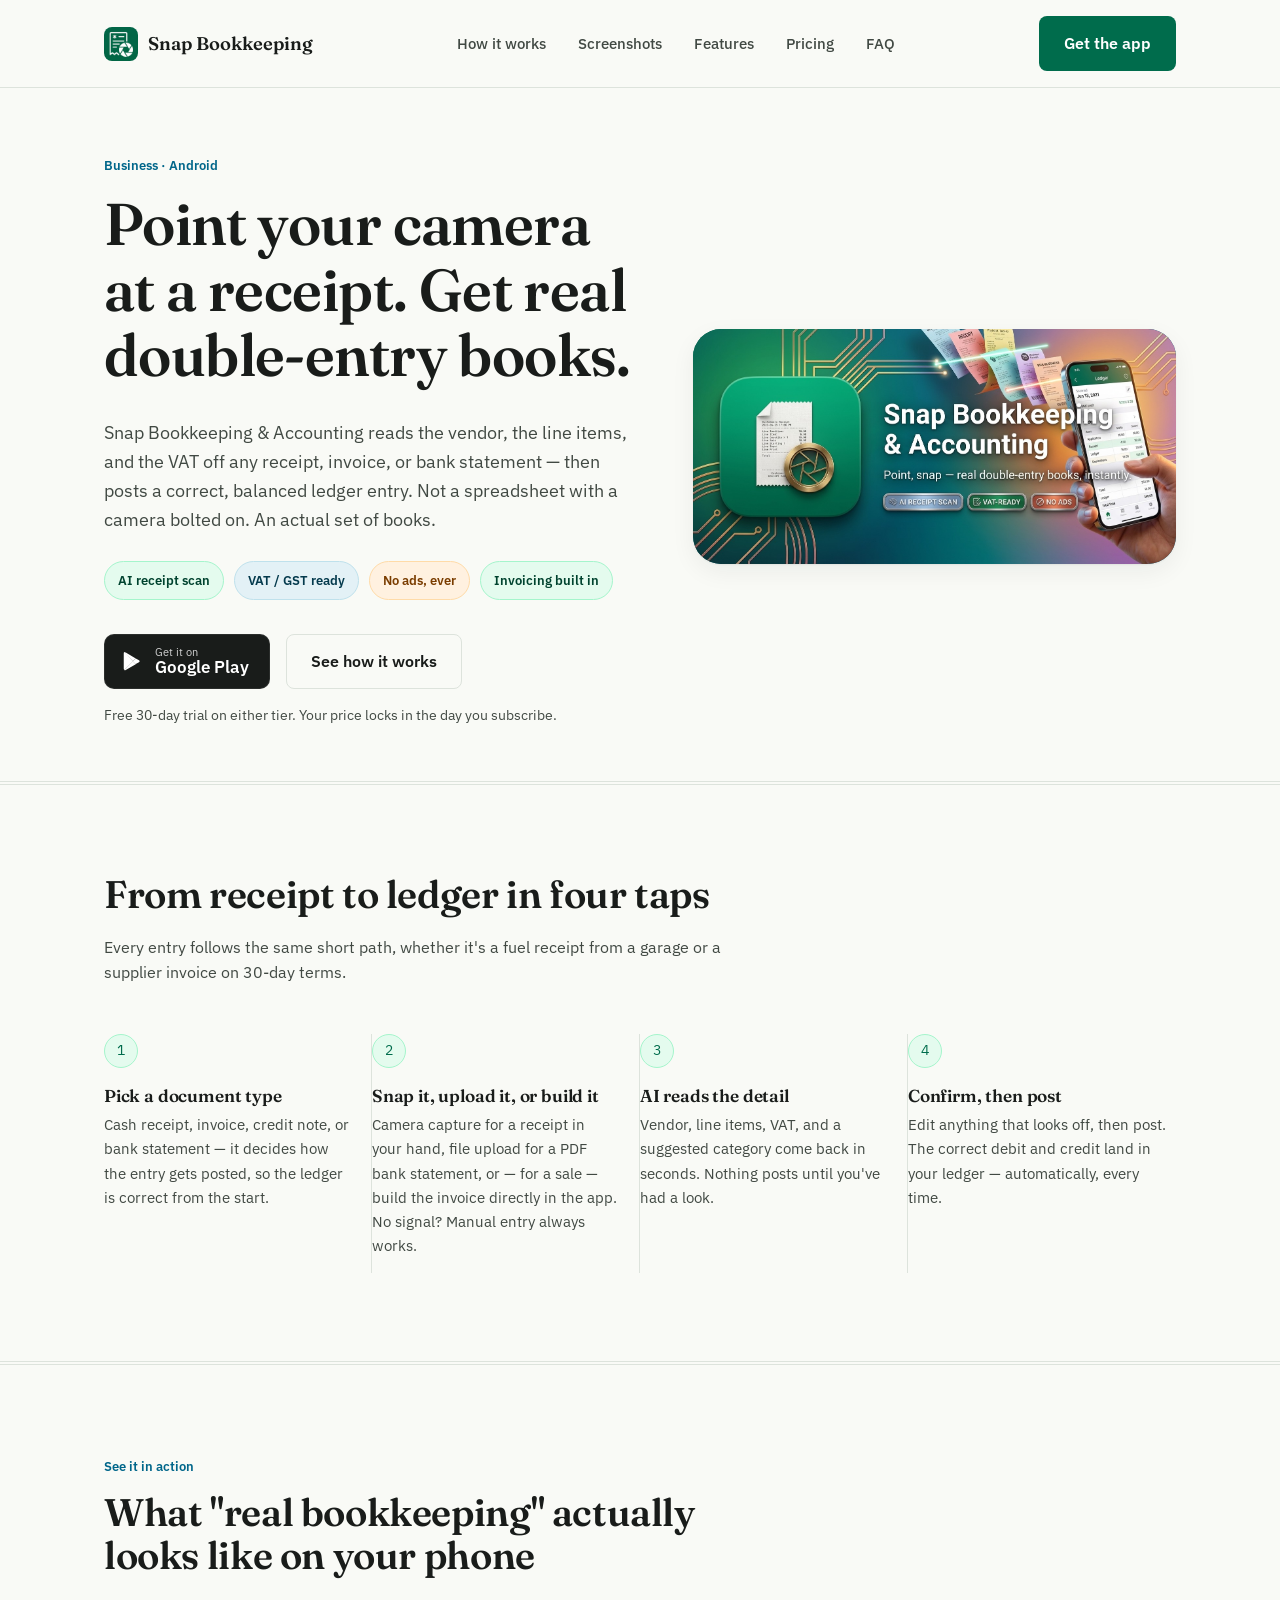
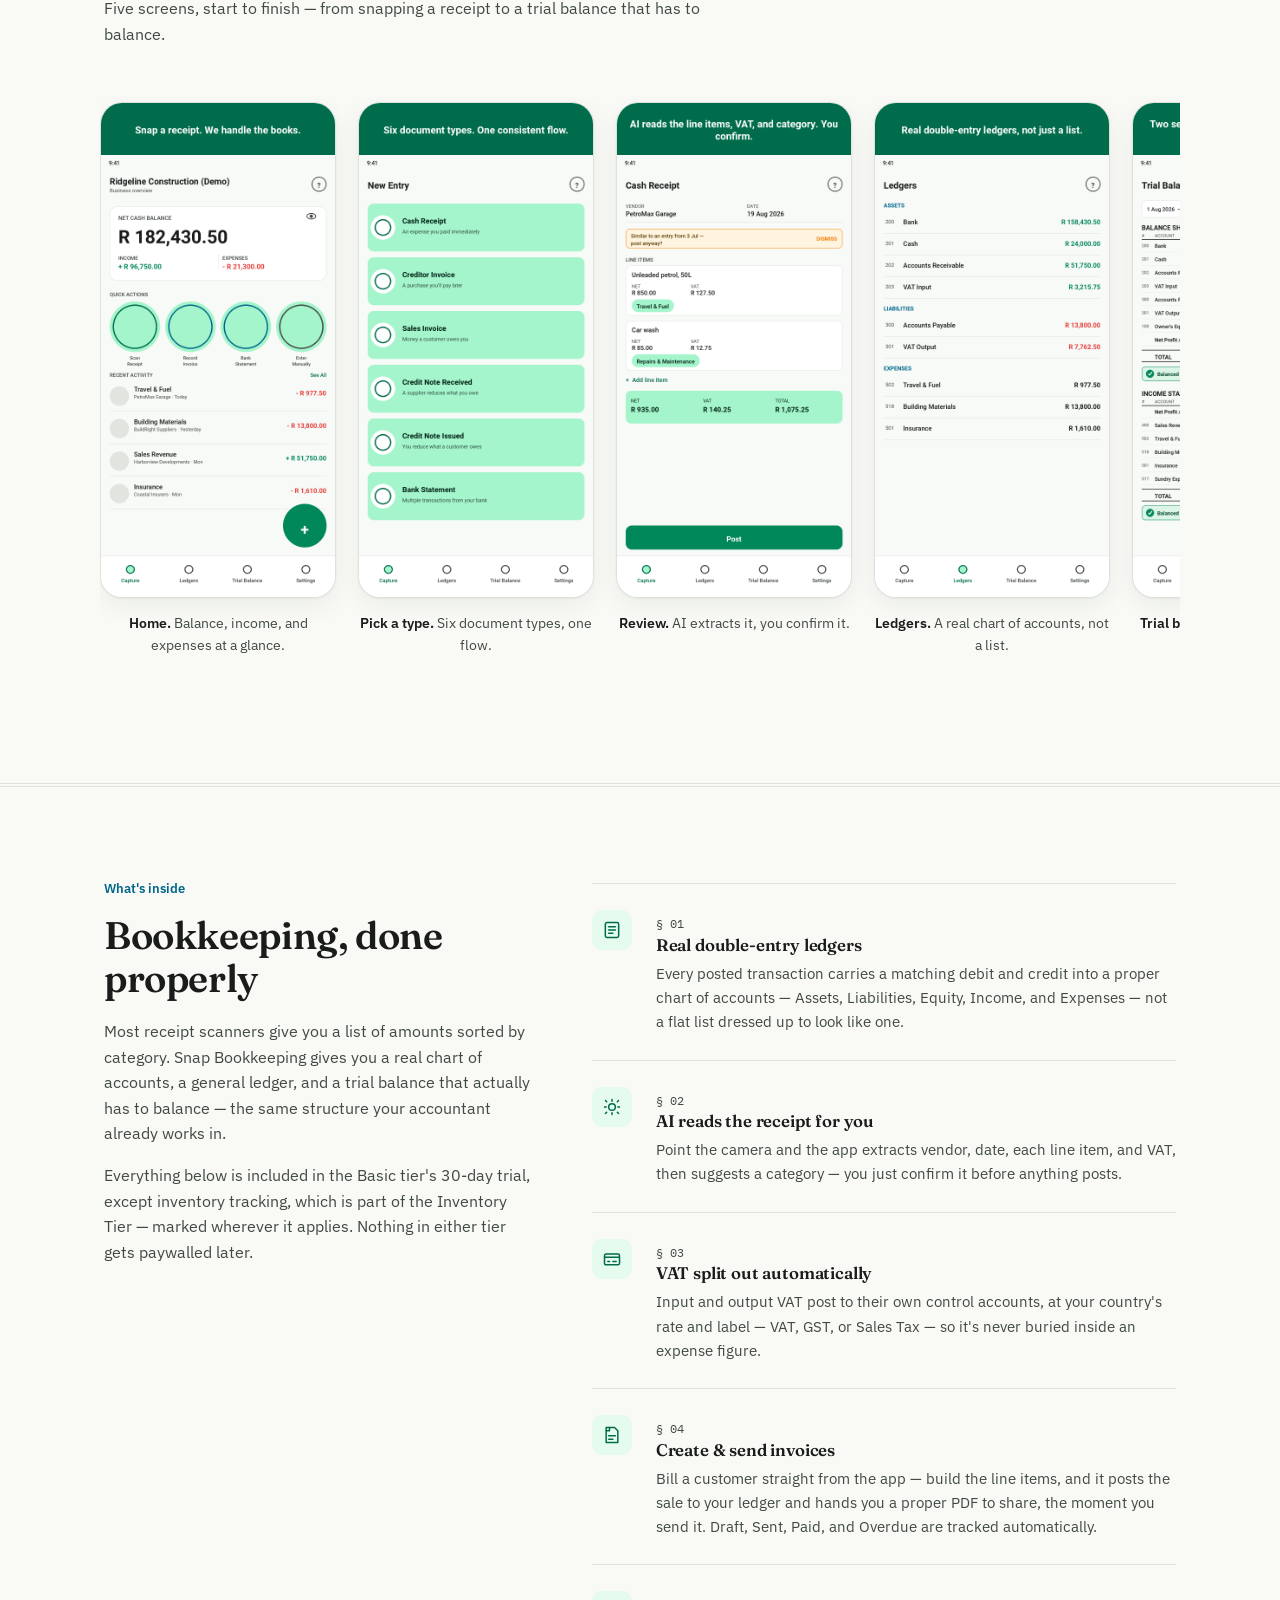
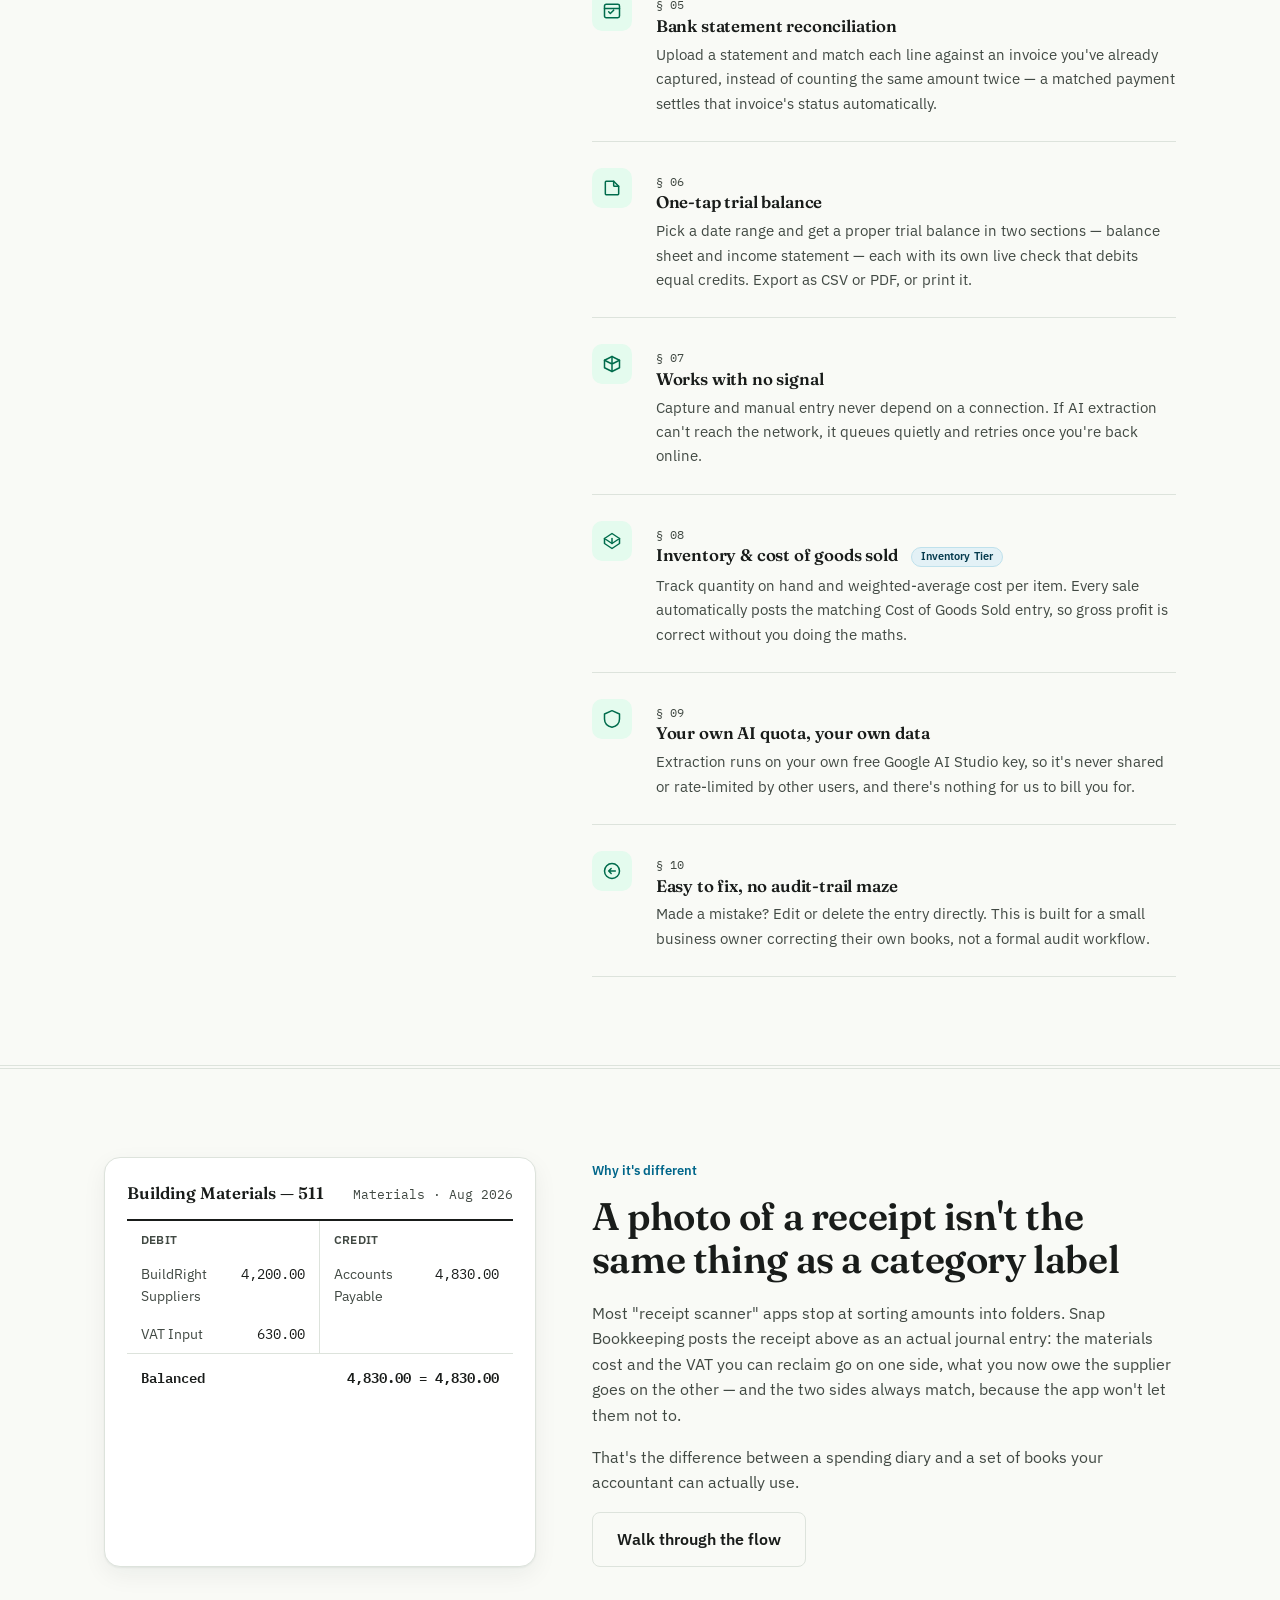
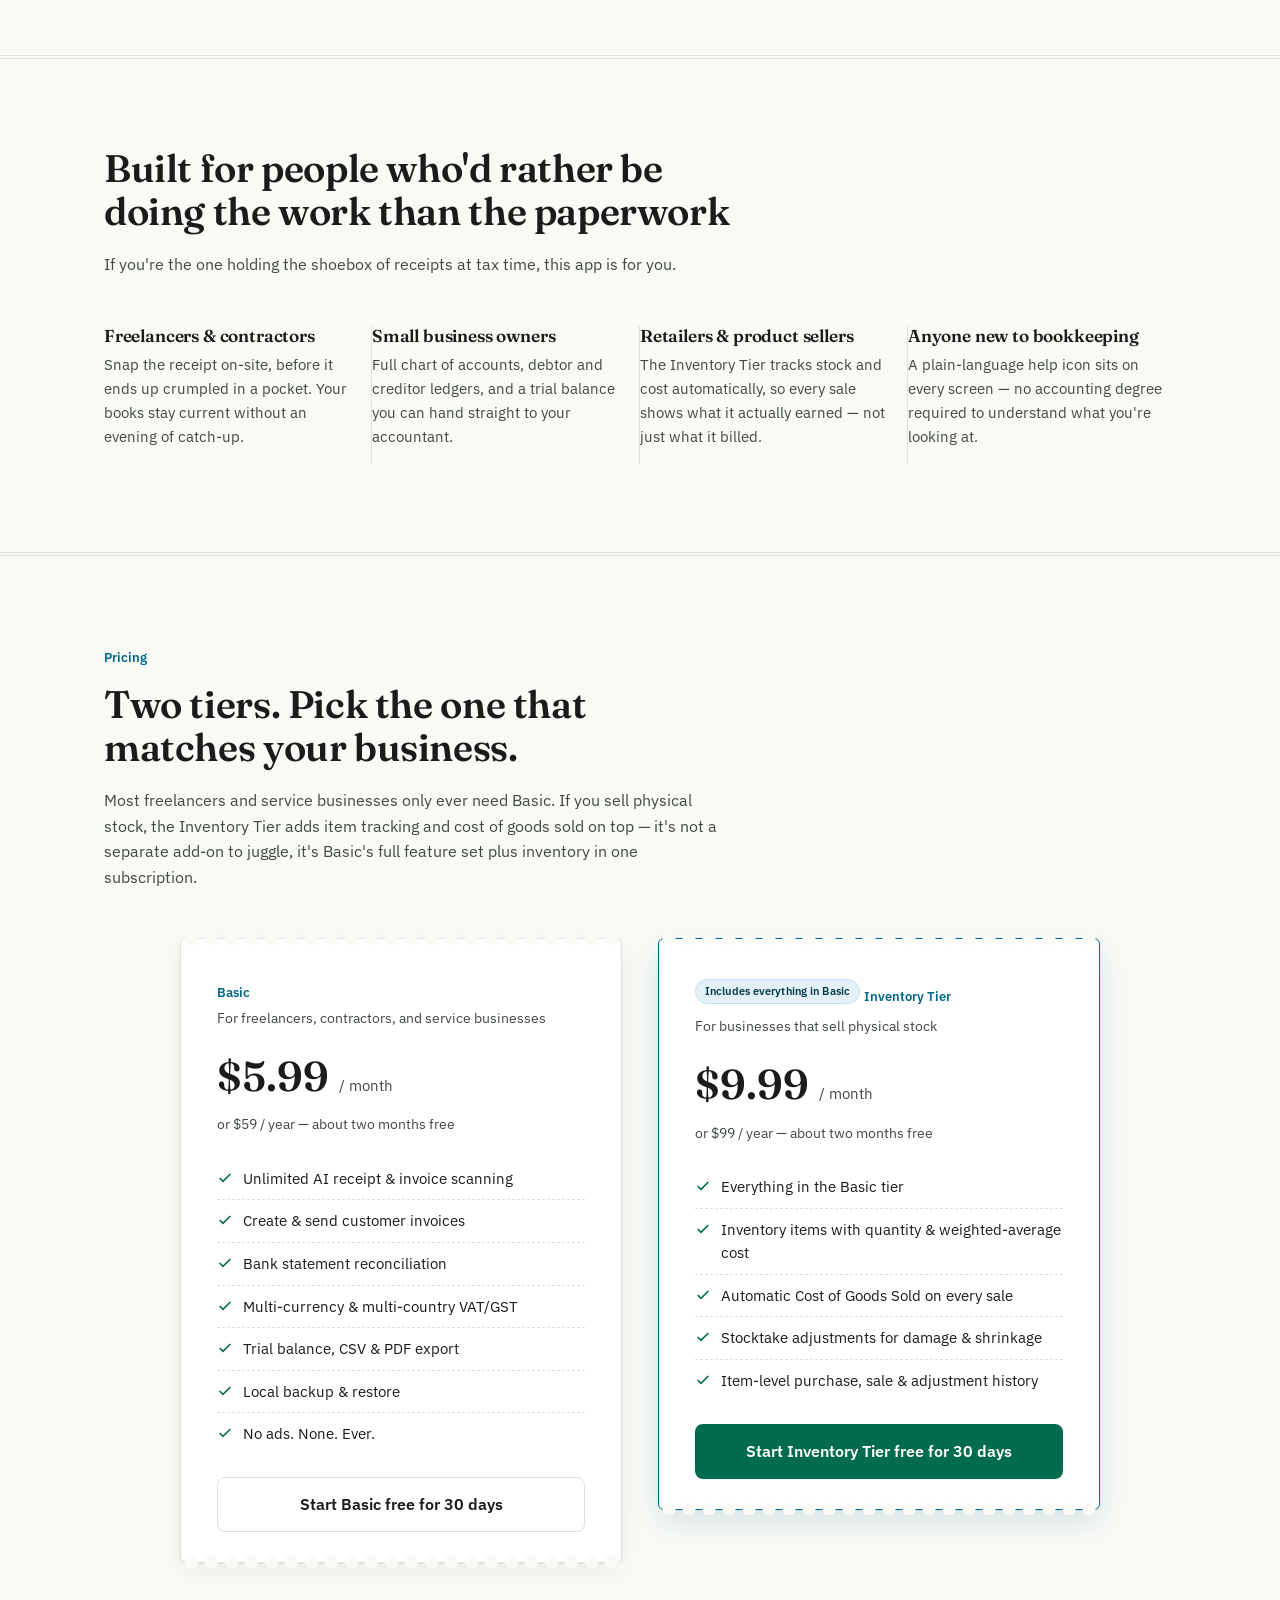
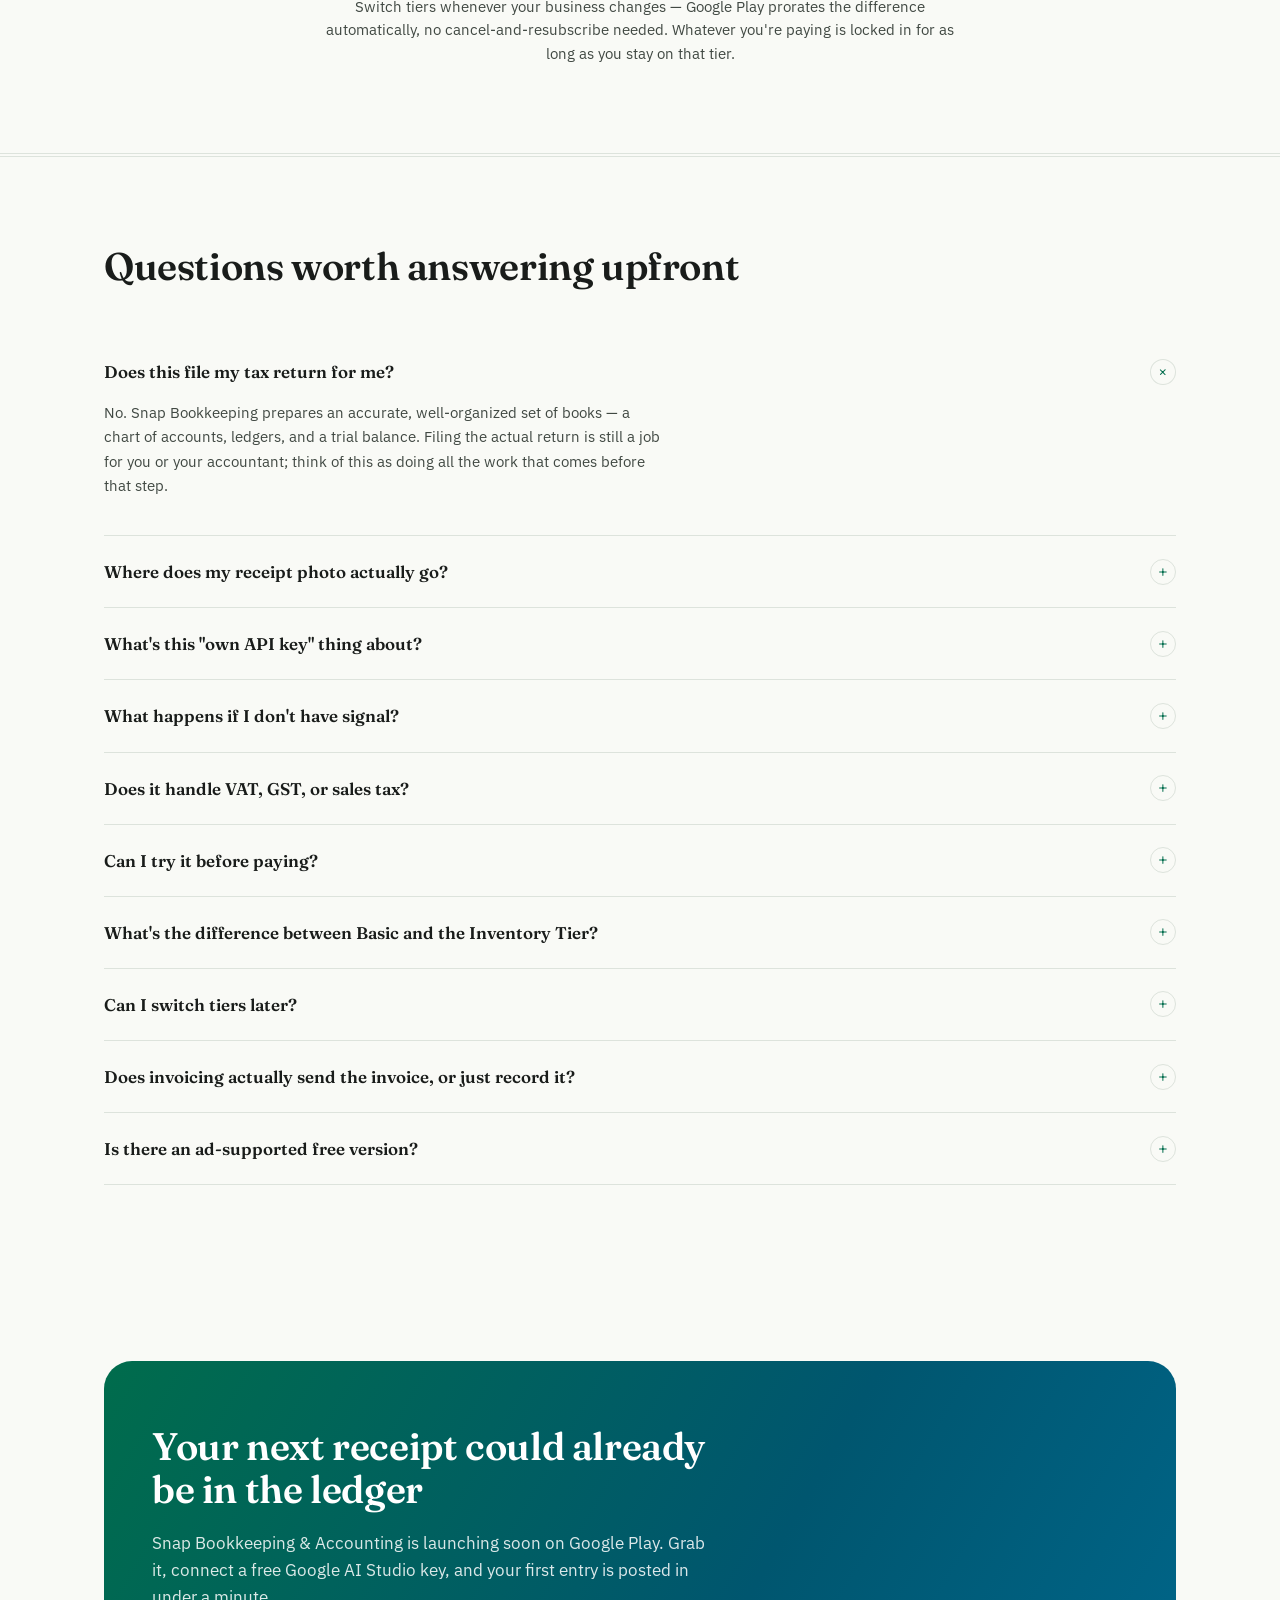
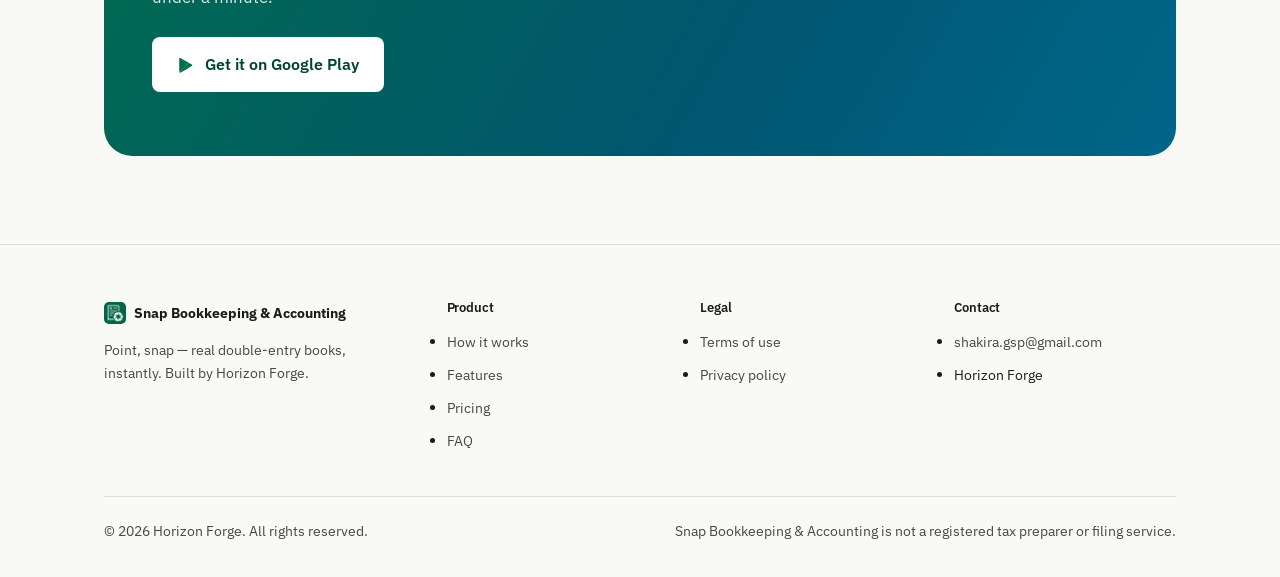
<file: index.html>
<!DOCTYPE html>
<html lang="en">
<head>
<meta charset="UTF-8">
<meta name="viewport" content="width=device-width, initial-scale=1.0">
<title>Snap Bookkeeping &amp; Accounting — Point, snap, real double-entry books</title>
<meta name="description" content="Photograph a receipt, invoice, or bank statement and get a real double-entry ledger entry — with invoicing and optional inventory tracking. VAT-ready, offline-friendly, no ads. From Horizon Forge.">
<link rel="icon" type="image/png" href="assets/favicon-32.png">
<link rel="apple-touch-icon" href="assets/apple-touch-icon.png">
<link rel="stylesheet" href="styles.css">
</head>
<body>

<header class="site-header">
  <nav class="nav">
    <a href="#top" class="brand">
      <img src="assets/icon-192.png" alt="">
      Snap Bookkeeping
    </a>
    <ul class="nav-links">
      <li><a href="#how-it-works">How it works</a></li>
      <li><a href="#screens">Screenshots</a></li>
      <li><a href="#features">Features</a></li>
      <li><a href="#pricing">Pricing</a></li>
      <li><a href="#faq">FAQ</a></li>
    </ul>
    <div class="nav-cta">
      <a href="#download" class="btn btn-primary">Get the app</a>
    </div>
  </nav>
</header>

<main id="top">

  <!-- ============ HERO ============ -->
  <section class="hero">
    <div class="wrap hero-grid">
      <div>
        <span class="eyebrow">Business · Android</span>
        <h1>Point your camera at a receipt. Get real double-entry books.</h1>
        <p style="font-size:1.14rem; max-width:52ch;">Snap Bookkeeping &amp; Accounting reads the vendor, the line items, and the VAT off any receipt, invoice, or bank statement — then posts a correct, balanced ledger entry. Not a spreadsheet with a camera bolted on. An actual set of books.</p>

        <div class="hero-badges">
          <span class="badge">AI receipt scan</span>
          <span class="badge slate">VAT / GST ready</span>
          <span class="badge amber">No ads, ever</span>
          <span class="badge">Invoicing built in</span>
        </div>

        <div class="hero-ctas">
          <!-- TODO: replace href with the live Google Play listing URL once published -->
          <a href="#" class="btn-store" aria-label="Get it on Google Play">
            <svg width="22" height="24" viewBox="0 0 24 24" fill="none" xmlns="http://www.w3.org/2000/svg">
              <path d="M3.6 2.3c-.4.3-.6.8-.6 1.4v16.6c0 .6.2 1.1.6 1.4l.1.1L13 12.5v-.2L3.7 2.2l-.1.1z" fill="#fff"/>
              <path d="M16.1 15.6 13 12.5v-.2l3.1-3.1 3.5 2c1 .6 1 1.5 0 2.1l-3.5 2z" fill="#fff"/>
              <path d="M16.1 15.6 13 12.4l-9.4 9.5c.35.37.93.4 1.58.05l10.92-6.35" fill="#fff"/>
              <path d="M16.1 9.2 5.18 2.85c-.65-.35-1.23-.3-1.58.05L13 12.4l3.1-3.2z" fill="#fff"/>
            </svg>
            <span class="store-text"><small>Get it on</small><strong>Google Play</strong></span>
          </a>
          <a href="#how-it-works" class="btn btn-ghost">See how it works</a>
        </div>
        <p class="hero-note">Free 30-day trial on either tier. Your price locks in the day you subscribe.</p>
      </div>

      <div class="hero-visual">
        <img src="assets/feature-graphic.jpg" alt="Snap Bookkeeping app icon beside a phone screen showing a scanned receipt posted to a ledger, with receipts flying into the camera lens">
      </div>
    </div>
  </section>

  <hr class="ledger-rule">

  <!-- ============ HOW IT WORKS ============ -->
  <section id="how-it-works">
    <div class="wrap">
      <div class="section-head">
        <h2>From receipt to ledger in four taps</h2>
        <p>Every entry follows the same short path, whether it's a fuel receipt from a garage or a supplier invoice on 30-day terms.</p>
      </div>

      <div class="steps">
        <div class="step">
          <div class="step-index mono">1</div>
          <h3>Pick a document type</h3>
          <p>Cash receipt, invoice, credit note, or bank statement — it decides how the entry gets posted, so the ledger is correct from the start.</p>
        </div>
        <div class="step">
          <div class="step-index mono">2</div>
          <h3>Snap it, upload it, or build it</h3>
          <p>Camera capture for a receipt in your hand, file upload for a PDF bank statement, or — for a sale — build the invoice directly in the app. No signal? Manual entry always works.</p>
        </div>
        <div class="step">
          <div class="step-index mono">3</div>
          <h3>AI reads the detail</h3>
          <p>Vendor, line items, VAT, and a suggested category come back in seconds. Nothing posts until you've had a look.</p>
        </div>
        <div class="step">
          <div class="step-index mono">4</div>
          <h3>Confirm, then post</h3>
          <p>Edit anything that looks off, then post. The correct debit and credit land in your ledger — automatically, every time.</p>
        </div>
      </div>
    </div>
  </section>

  <hr class="ledger-rule">

  <!-- ============ SCREENSHOT GALLERY ============ -->
  <section id="screens">
    <div class="wrap">
      <div class="section-head">
        <span class="eyebrow">See it in action</span>
        <h2>What "real bookkeeping" actually looks like on your phone</h2>
        <p>Five screens, start to finish — from snapping a receipt to a trial balance that has to balance.</p>
      </div>

      <div class="screens-wrap">
        <div class="screens-gallery">
          <div class="screen-card">
            <div class="frame">
              <img src="assets/screens/screen-1-capture-home.png" alt="App home screen showing net cash balance, income and expenses, and quick-action buttons to scan a receipt, record an invoice, upload a bank statement, or enter a transaction manually">
            </div>
            <p class="caption"><strong>Home.</strong> Balance, income, and expenses at a glance.</p>
          </div>
          <div class="screen-card">
            <div class="frame">
              <img src="assets/screens/screen-2-document-type.png" alt="Screen listing six document types to capture: Cash Receipt, Creditor Invoice, Sales Invoice, Credit Note Received, Credit Note Issued, and Bank Statement">
            </div>
            <p class="caption"><strong>Pick a type.</strong> Six document types, one flow.</p>
          </div>
          <div class="screen-card">
            <div class="frame">
              <img src="assets/screens/screen-3-capture-review.png" alt="Capture review screen for a cash receipt from PetroMax Garage, showing extracted line items with net amount, VAT, and category chips, plus a running total and a Post button">
            </div>
            <p class="caption"><strong>Review.</strong> AI extracts it, you confirm it.</p>
          </div>
          <div class="screen-card">
            <div class="frame">
              <img src="assets/screens/screen-4-ledgers.png" alt="Ledgers screen showing a chart of accounts grouped into Assets, Liabilities, and Expenses, each account with its current balance">
            </div>
            <p class="caption"><strong>Ledgers.</strong> A real chart of accounts, not a list.</p>
          </div>
          <div class="screen-card">
            <div class="frame">
              <img src="assets/screens/screen-5-trial-balance.png" alt="Trial balance screen split into Balance Sheet Accounts and Income Statement Accounts, each section showing matching debit and credit totals with a green Balanced confirmation">
            </div>
            <p class="caption"><strong>Trial balance.</strong> Debits equal credits. Always.</p>
          </div>
        </div>
      </div>
    </div>
  </section>

  <hr class="ledger-rule">

  <!-- ============ FEATURES ============ -->
  <section id="features">
    <div class="wrap two-col">
      <div>
        <span class="eyebrow">What's inside</span>
        <h2>Bookkeeping, done properly</h2>
        <p>Most receipt scanners give you a list of amounts sorted by category. Snap Bookkeeping gives you a real chart of accounts, a general ledger, and a trial balance that actually has to balance — the same structure your accountant already works in.</p>
        <p>Everything below is included in the Basic tier's 30-day trial, except inventory tracking, which is part of the Inventory Tier — marked wherever it applies. Nothing in either tier gets paywalled later.</p>
      </div>

      <div class="ledger-list">

        <div class="ledger-row">
          <div class="icon" aria-hidden="true">
            <svg width="20" height="20" viewBox="0 0 24 24" fill="none" stroke="currentColor" stroke-width="1.8" stroke-linecap="round" stroke-linejoin="round"><rect x="4" y="3" width="16" height="18" rx="2"/><path d="M8 8h8M8 12h8M8 16h5"/></svg>
          </div>
          <div>
            <span class="num">§ 01</span>
            <h3>Real double-entry ledgers</h3>
            <p>Every posted transaction carries a matching debit and credit into a proper chart of accounts — Assets, Liabilities, Equity, Income, and Expenses — not a flat list dressed up to look like one.</p>
          </div>
        </div>

        <div class="ledger-row">
          <div class="icon" aria-hidden="true">
            <svg width="20" height="20" viewBox="0 0 24 24" fill="none" stroke="currentColor" stroke-width="1.8" stroke-linecap="round" stroke-linejoin="round"><circle cx="12" cy="12" r="4"/><path d="M12 3v2M12 19v2M4.2 4.2l1.4 1.4M18.4 18.4l1.4 1.4M3 12h2M19 12h2M4.2 19.8l1.4-1.4M18.4 5.6l1.4-1.4"/></svg>
          </div>
          <div>
            <span class="num">§ 02</span>
            <h3>AI reads the receipt for you</h3>
            <p>Point the camera and the app extracts vendor, date, each line item, and VAT, then suggests a category — you just confirm it before anything posts.</p>
          </div>
        </div>

        <div class="ledger-row">
          <div class="icon" aria-hidden="true">
            <svg width="20" height="20" viewBox="0 0 24 24" fill="none" stroke="currentColor" stroke-width="1.8" stroke-linecap="round" stroke-linejoin="round"><path d="M3 10h18M7 15h2M13 15h4M5 6h14a2 2 0 0 1 2 2v9a2 2 0 0 1-2 2H5a2 2 0 0 1-2-2V8a2 2 0 0 1 2-2z"/></svg>
          </div>
          <div>
            <span class="num">§ 03</span>
            <h3>VAT split out automatically</h3>
            <p>Input and output VAT post to their own control accounts, at your country's rate and label — VAT, GST, or Sales Tax — so it's never buried inside an expense figure.</p>
          </div>
        </div>

        <div class="ledger-row">
          <div class="icon" aria-hidden="true">
            <svg width="20" height="20" viewBox="0 0 24 24" fill="none" stroke="currentColor" stroke-width="1.8" stroke-linecap="round" stroke-linejoin="round"><path d="M9 3h6l4 4v14H5V3h4z"/><path d="M9 3v4H5"/><path d="M8 13h8M8 17h5"/></svg>
          </div>
          <div>
            <span class="num">§ 04</span>
            <h3>Create &amp; send invoices</h3>
            <p>Bill a customer straight from the app — build the line items, and it posts the sale to your ledger and hands you a proper PDF to share, the moment you send it. Draft, Sent, Paid, and Overdue are tracked automatically.</p>
          </div>
        </div>

        <div class="ledger-row">
          <div class="icon" aria-hidden="true">
            <svg width="20" height="20" viewBox="0 0 24 24" fill="none" stroke="currentColor" stroke-width="1.8" stroke-linecap="round" stroke-linejoin="round"><rect x="3" y="4" width="18" height="16" rx="2"/><path d="M3 9h18M8 13l2 2 4-4"/></svg>
          </div>
          <div>
            <span class="num">§ 05</span>
            <h3>Bank statement reconciliation</h3>
            <p>Upload a statement and match each line against an invoice you've already captured, instead of counting the same amount twice — a matched payment settles that invoice's status automatically.</p>
          </div>
        </div>

        <div class="ledger-row">
          <div class="icon" aria-hidden="true">
            <svg width="20" height="20" viewBox="0 0 24 24" fill="none" stroke="currentColor" stroke-width="1.8" stroke-linecap="round" stroke-linejoin="round"><path d="M4 19V5a1 1 0 0 1 1-1h9l6 6v9a1 1 0 0 1-1 1H5a1 1 0 0 1-1-1z"/><path d="M14 4v5a1 1 0 0 0 1 1h5"/></svg>
          </div>
          <div>
            <span class="num">§ 06</span>
            <h3>One-tap trial balance</h3>
            <p>Pick a date range and get a proper trial balance in two sections — balance sheet and income statement — each with its own live check that debits equal credits. Export as CSV or PDF, or print it.</p>
          </div>
        </div>

        <div class="ledger-row">
          <div class="icon" aria-hidden="true">
            <svg width="20" height="20" viewBox="0 0 24 24" fill="none" stroke="currentColor" stroke-width="1.8" stroke-linecap="round" stroke-linejoin="round"><path d="M12 3l9 4.5v9L12 21l-9-4.5v-9L12 3z"/><path d="M12 3v18M3 7.5l9 4.5 9-4.5"/></svg>
          </div>
          <div>
            <span class="num">§ 07</span>
            <h3>Works with no signal</h3>
            <p>Capture and manual entry never depend on a connection. If AI extraction can't reach the network, it queues quietly and retries once you're back online.</p>
          </div>
        </div>

        <div class="ledger-row">
          <div class="icon" aria-hidden="true">
            <svg width="20" height="20" viewBox="0 0 24 24" fill="none" stroke="currentColor" stroke-width="1.8" stroke-linecap="round" stroke-linejoin="round"><path d="M3 9l9-6 9 6-9 6-9-6z"/><path d="M3 9v6l9 6 9-6V9"/><path d="M12 15V9"/></svg>
          </div>
          <div>
            <span class="num">§ 08</span>
            <h3>Inventory &amp; cost of goods sold <span class="tier-pill">Inventory Tier</span></h3>
            <p>Track quantity on hand and weighted-average cost per item. Every sale automatically posts the matching Cost of Goods Sold entry, so gross profit is correct without you doing the maths.</p>
          </div>
        </div>

        <div class="ledger-row">
          <div class="icon" aria-hidden="true">
            <svg width="20" height="20" viewBox="0 0 24 24" fill="none" stroke="currentColor" stroke-width="1.8" stroke-linecap="round" stroke-linejoin="round"><path d="M12 2 3 6v6c0 5 3.8 8.7 9 10 5.2-1.3 9-5 9-10V6l-9-4z"/></svg>
          </div>
          <div>
            <span class="num">§ 09</span>
            <h3>Your own AI quota, your own data</h3>
            <p>Extraction runs on your own free Google AI Studio key, so it's never shared or rate-limited by other users, and there's nothing for us to bill you for.</p>
          </div>
        </div>

        <div class="ledger-row">
          <div class="icon" aria-hidden="true">
            <svg width="20" height="20" viewBox="0 0 24 24" fill="none" stroke="currentColor" stroke-width="1.8" stroke-linecap="round" stroke-linejoin="round"><circle cx="12" cy="12" r="9"/><path d="M8 12h8M8 12l3-3M8 12l3 3"/></svg>
          </div>
          <div>
            <span class="num">§ 10</span>
            <h3>Easy to fix, no audit-trail maze</h3>
            <p>Made a mistake? Edit or delete the entry directly. This is built for a small business owner correcting their own books, not a formal audit workflow.</p>
          </div>
        </div>

      </div>
    </div>
  </section>

  <hr class="ledger-rule">

  <!-- ============ WHY IT'S DIFFERENT: T-account illustration ============ -->
  <section id="why">
    <div class="wrap two-col">
      <div class="t-account" aria-hidden="true">
        <div class="t-head">
          <span class="t-title">Building Materials — 511</span>
          <span>Materials · Aug 2026</span>
        </div>
        <div class="t-cols">
          <div>
            <div class="col-head">DEBIT</div>
            <div class="t-line"><span>BuildRight Suppliers</span><span class="amt">4,200.00</span></div>
            <div class="t-line"><span>VAT Input</span><span class="amt">630.00</span></div>
          </div>
          <div>
            <div class="col-head">CREDIT</div>
            <div class="t-line"><span>Accounts Payable</span><span class="amt">4,830.00</span></div>
          </div>
        </div>
        <div class="t-total"><span>Balanced</span><span>4,830.00 = 4,830.00</span></div>
      </div>

      <div>
        <span class="eyebrow">Why it's different</span>
        <h2>A photo of a receipt isn't the same thing as a category label</h2>
        <p>Most "receipt scanner" apps stop at sorting amounts into folders. Snap Bookkeeping posts the receipt above as an actual journal entry: the materials cost and the VAT you can reclaim go on one side, what you now owe the supplier goes on the other — and the two sides always match, because the app won't let them not to.</p>
        <p>That's the difference between a spending diary and a set of books your accountant can actually use.</p>
        <a href="#how-it-works" class="btn btn-ghost">Walk through the flow</a>
      </div>
    </div>
  </section>

  <hr class="ledger-rule">

  <!-- ============ WHO IT'S FOR ============ -->
  <section id="who">
    <div class="wrap">
      <div class="section-head">
        <h2>Built for people who'd rather be doing the work than the paperwork</h2>
        <p>If you're the one holding the shoebox of receipts at tax time, this app is for you.</p>
      </div>
      <div class="steps">
        <div class="step">
          <h3>Freelancers &amp; contractors</h3>
          <p>Snap the receipt on-site, before it ends up crumpled in a pocket. Your books stay current without an evening of catch-up.</p>
        </div>
        <div class="step">
          <h3>Small business owners</h3>
          <p>Full chart of accounts, debtor and creditor ledgers, and a trial balance you can hand straight to your accountant.</p>
        </div>
        <div class="step">
          <h3>Retailers &amp; product sellers</h3>
          <p>The Inventory Tier tracks stock and cost automatically, so every sale shows what it actually earned — not just what it billed.</p>
        </div>
        <div class="step">
          <h3>Anyone new to bookkeeping</h3>
          <p>A plain-language help icon sits on every screen — no accounting degree required to understand what you're looking at.</p>
        </div>
      </div>
    </div>
  </section>

  <hr class="ledger-rule">

  <!-- ============ PRICING ============ -->
  <section id="pricing">
    <div class="wrap">
      <div class="section-head">
        <span class="eyebrow">Pricing</span>
        <h2>Two tiers. Pick the one that matches your business.</h2>
        <p>Most freelancers and service businesses only ever need Basic. If you sell physical stock, the Inventory Tier adds item tracking and cost of goods sold on top — it's not a separate add-on to juggle, it's Basic's full feature set plus inventory in one subscription.</p>
      </div>

      <div class="pricing-grid">

        <div class="receipt">
          <div class="eyebrow" style="margin-bottom:2px;">Basic</div>
          <p style="font-size:.9rem; margin-bottom:6px;">For freelancers, contractors, and service businesses</p>
          <div class="price-row">
            <span class="amount mono">$5.99</span>
            <span class="per">/ month</span>
          </div>
          <div class="price-alt">or $59 / year — about two months free</div>

          <ul class="receipt-list">
            <li><svg width="16" height="16" viewBox="0 0 24 24" fill="none" stroke="currentColor" stroke-width="2.4"><path d="M4 12l5 5L20 6"/></svg> Unlimited AI receipt &amp; invoice scanning</li>
            <li><svg width="16" height="16" viewBox="0 0 24 24" fill="none" stroke="currentColor" stroke-width="2.4"><path d="M4 12l5 5L20 6"/></svg> Create &amp; send customer invoices</li>
            <li><svg width="16" height="16" viewBox="0 0 24 24" fill="none" stroke="currentColor" stroke-width="2.4"><path d="M4 12l5 5L20 6"/></svg> Bank statement reconciliation</li>
            <li><svg width="16" height="16" viewBox="0 0 24 24" fill="none" stroke="currentColor" stroke-width="2.4"><path d="M4 12l5 5L20 6"/></svg> Multi-currency &amp; multi-country VAT/GST</li>
            <li><svg width="16" height="16" viewBox="0 0 24 24" fill="none" stroke="currentColor" stroke-width="2.4"><path d="M4 12l5 5L20 6"/></svg> Trial balance, CSV &amp; PDF export</li>
            <li><svg width="16" height="16" viewBox="0 0 24 24" fill="none" stroke="currentColor" stroke-width="2.4"><path d="M4 12l5 5L20 6"/></svg> Local backup &amp; restore</li>
            <li><svg width="16" height="16" viewBox="0 0 24 24" fill="none" stroke="currentColor" stroke-width="2.4"><path d="M4 12l5 5L20 6"/></svg> No ads. None. Ever.</li>
          </ul>

          <a href="#download" class="btn btn-ghost" style="width:100%; justify-content:center;">Start Basic free for 30 days</a>
        </div>

        <div class="receipt receipt-featured">
          <span class="tier-pill" style="margin-left:0; margin-bottom:10px;">Includes everything in Basic</span>
          <div class="eyebrow" style="margin-bottom:2px;">Inventory Tier</div>
          <p style="font-size:.9rem; margin-bottom:6px;">For businesses that sell physical stock</p>
          <div class="price-row">
            <span class="amount mono">$9.99</span>
            <span class="per">/ month</span>
          </div>
          <div class="price-alt">or $99 / year — about two months free</div>

          <ul class="receipt-list">
            <li><svg width="16" height="16" viewBox="0 0 24 24" fill="none" stroke="currentColor" stroke-width="2.4"><path d="M4 12l5 5L20 6"/></svg> Everything in the Basic tier</li>
            <li><svg width="16" height="16" viewBox="0 0 24 24" fill="none" stroke="currentColor" stroke-width="2.4"><path d="M4 12l5 5L20 6"/></svg> Inventory items with quantity &amp; weighted-average cost</li>
            <li><svg width="16" height="16" viewBox="0 0 24 24" fill="none" stroke="currentColor" stroke-width="2.4"><path d="M4 12l5 5L20 6"/></svg> Automatic Cost of Goods Sold on every sale</li>
            <li><svg width="16" height="16" viewBox="0 0 24 24" fill="none" stroke="currentColor" stroke-width="2.4"><path d="M4 12l5 5L20 6"/></svg> Stocktake adjustments for damage &amp; shrinkage</li>
            <li><svg width="16" height="16" viewBox="0 0 24 24" fill="none" stroke="currentColor" stroke-width="2.4"><path d="M4 12l5 5L20 6"/></svg> Item-level purchase, sale &amp; adjustment history</li>
          </ul>

          <a href="#download" class="btn btn-primary" style="width:100%; justify-content:center;">Start Inventory Tier free for 30 days</a>
        </div>

      </div>

      <p style="max-width:70ch; margin:32px auto 0; text-align:center; font-size:.92rem;">Switch tiers whenever your business changes — Google Play prorates the difference automatically, no cancel-and-resubscribe needed. Whatever you're paying is locked in for as long as you stay on that tier.</p>
    </div>
  </section>

  <hr class="ledger-rule">

  <!-- ============ FAQ ============ -->
  <section id="faq">
    <div class="wrap">
      <div class="section-head">
        <h2>Questions worth answering upfront</h2>
      </div>

      <div>
        <details class="faq-item" open>
          <summary>Does this file my tax return for me?<span class="plus">+</span></summary>
          <p>No. Snap Bookkeeping prepares an accurate, well-organized set of books — a chart of accounts, ledgers, and a trial balance. Filing the actual return is still a job for you or your accountant; think of this as doing all the work that comes before that step.</p>
        </details>
        <details class="faq-item">
          <summary>Where does my receipt photo actually go?<span class="plus">+</span></summary>
          <p>It's stored on your device. When you use AI-assisted capture, the photo is sent to Google's Gemini API using an API key you provide yourself — it's never routed through our servers, and we don't see it. Full detail is in our <a href="privacy.html">privacy policy</a>.</p>
        </details>
        <details class="faq-item">
          <summary>What's this "own API key" thing about?<span class="plus">+</span></summary>
          <p>Google gives every account a free daily quota for the AI model that reads your receipts. Instead of sharing one quota across every Snap Bookkeeping user — which would mean rate limits, or a subscription price built around our AI bill — you connect your own free key from Google AI Studio in Settings. It takes about a minute and costs nothing.</p>
        </details>
        <details class="faq-item">
          <summary>What happens if I don't have signal?<span class="plus">+</span></summary>
          <p>Capture and manual entry work fully offline. If AI extraction can't reach the network, it queues the document and finishes the read automatically once you're back online — nothing is lost.</p>
        </details>
        <details class="faq-item">
          <summary>Does it handle VAT, GST, or sales tax?<span class="plus">+</span></summary>
          <p>Yes. Pick your country and currency in Settings, and the app applies the right label and rate — VAT, GST, or Sales Tax — and posts it to its own control accounts, separate from the expense or income figure.</p>
        </details>
        <details class="faq-item">
          <summary>Can I try it before paying?<span class="plus">+</span></summary>
          <p>Yes — each tier comes with its own 30-day free trial, every feature in that tier unlocked, no card gymnastics or feature gates. There's also a pre-loaded demo business you can explore for free, indefinitely, before you touch your own numbers.</p>
        </details>
        <details class="faq-item">
          <summary>What's the difference between Basic and the Inventory Tier?<span class="plus">+</span></summary>
          <p>Basic covers everything most freelancers, contractors, and service businesses need — receipt scanning, invoicing, ledgers, bank reconciliation, the works. The Inventory Tier includes all of that, plus item-level inventory tracking: quantity on hand, weighted-average cost, and an automatic Cost of Goods Sold entry every time you make a sale. It's built for businesses that sell physical stock — retail, wholesale, anyone who needs to know what a sale actually cost them, not just what it earned.</p>
        </details>
        <details class="faq-item">
          <summary>Can I switch tiers later?<span class="plus">+</span></summary>
          <p>Any time. Upgrading or downgrading uses Google Play's own subscription plan-change flow, which prorates the difference automatically — there's no need to cancel one subscription and start another.</p>
        </details>
        <details class="faq-item">
          <summary>Does invoicing actually send the invoice, or just record it?<span class="plus">+</span></summary>
          <p>Both. Building an invoice in the app posts the sale to your ledger with the correct VAT split, and generates a proper PDF — business header, line items, VAT summary, amount due — that opens straight into your phone's share sheet, so you send it however you already send things: email, WhatsApp, wherever. You can also save it as a draft first and send it later.</p>
        </details>
        <details class="faq-item">
          <summary>Is there an ad-supported free version?<span class="plus">+</span></summary>
          <p>No — and that's deliberate. Your financial data isn't used to sell you anything, in this app or anywhere else. Two tiers, both ad-free, everything included in whichever one you choose.</p>
        </details>
      </div>
    </div>
  </section>

  <!-- ============ DOWNLOAD CTA ============ -->
  <section id="download">
    <div class="wrap">
      <div class="cta-band">
        <div style="max-width:560px;">
          <h2>Your next receipt could already be in the ledger</h2>
          <p style="font-size:1.05rem;">Snap Bookkeeping &amp; Accounting is launching soon on Google Play. Grab it, connect a free Google AI Studio key, and your first entry is posted in under a minute.</p>
          <div class="hero-ctas" style="margin-top:26px;">
            <!-- TODO: replace href with the live Google Play listing URL once published -->
            <a href="#" class="btn btn-on-dark" aria-label="Get it on Google Play">
              <svg width="18" height="20" viewBox="0 0 24 24" fill="none" xmlns="http://www.w3.org/2000/svg">
                <path d="M3.6 2.3c-.4.3-.6.8-.6 1.4v16.6c0 .6.2 1.1.6 1.4l.1.1L13 12.5v-.2L3.7 2.2l-.1.1z" fill="#006C4C"/>
                <path d="M16.1 15.6 13 12.5v-.2l3.1-3.1 3.5 2c1 .6 1 1.5 0 2.1l-3.5 2z" fill="#006C4C"/>
                <path d="M16.1 15.6 13 12.4l-9.4 9.5c.35.37.93.4 1.58.05l10.92-6.35" fill="#006C4C"/>
                <path d="M16.1 9.2 5.18 2.85c-.65-.35-1.23-.3-1.58.05L13 12.4l3.1-3.2z" fill="#006C4C"/>
              </svg>
              Get it on Google Play
            </a>
          </div>
        </div>
      </div>
    </div>
  </section>

</main>

<footer>
  <div class="wrap">
    <div class="footer-grid">
      <div>
        <div class="footer-brand" style="margin-bottom:14px;">
          <img src="assets/icon-192.png" alt="">
          <strong>Snap Bookkeeping &amp; Accounting</strong>
        </div>
        <p style="max-width:32ch;">Point, snap — real double-entry books, instantly. Built by Horizon Forge.</p>
      </div>
      <div>
        <h4>Product</h4>
        <ul>
          <li><a href="#how-it-works">How it works</a></li>
          <li><a href="#features">Features</a></li>
          <li><a href="#pricing">Pricing</a></li>
          <li><a href="#faq">FAQ</a></li>
        </ul>
      </div>
      <div>
        <h4>Legal</h4>
        <ul>
          <li><a href="terms.html">Terms of use</a></li>
          <li><a href="privacy.html">Privacy policy</a></li>
        </ul>
      </div>
      <div>
        <h4>Contact</h4>
        <ul>
          <li><a href="mailto:shakira.gsp@gmail.com">shakira.gsp@gmail.com</a></li>
          <li>Horizon Forge</li>
        </ul>
      </div>
    </div>
    <div class="footer-bottom">
      <span>© 2026 Horizon Forge. All rights reserved.</span>
      <span>Snap Bookkeeping &amp; Accounting is not a registered tax preparer or filing service.</span>
    </div>
  </div>
</footer>

</body>
</html>
</file>
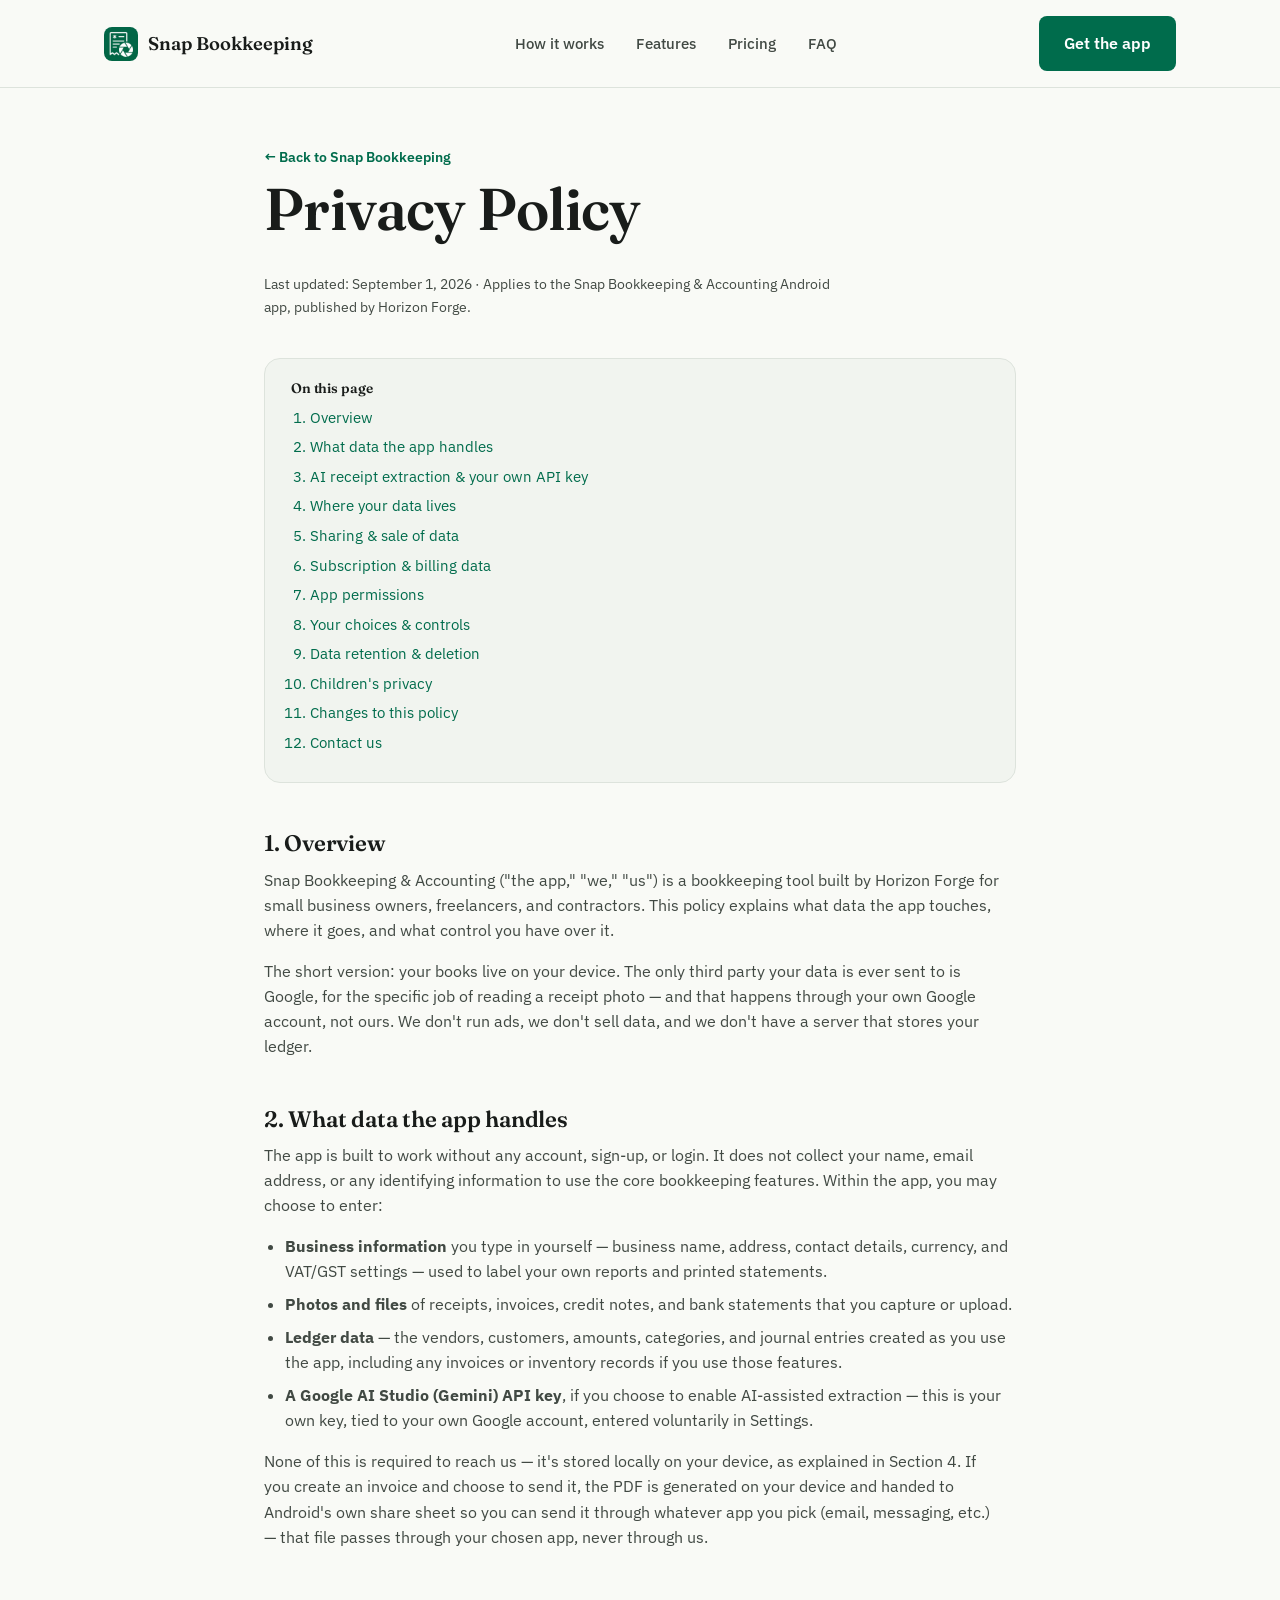
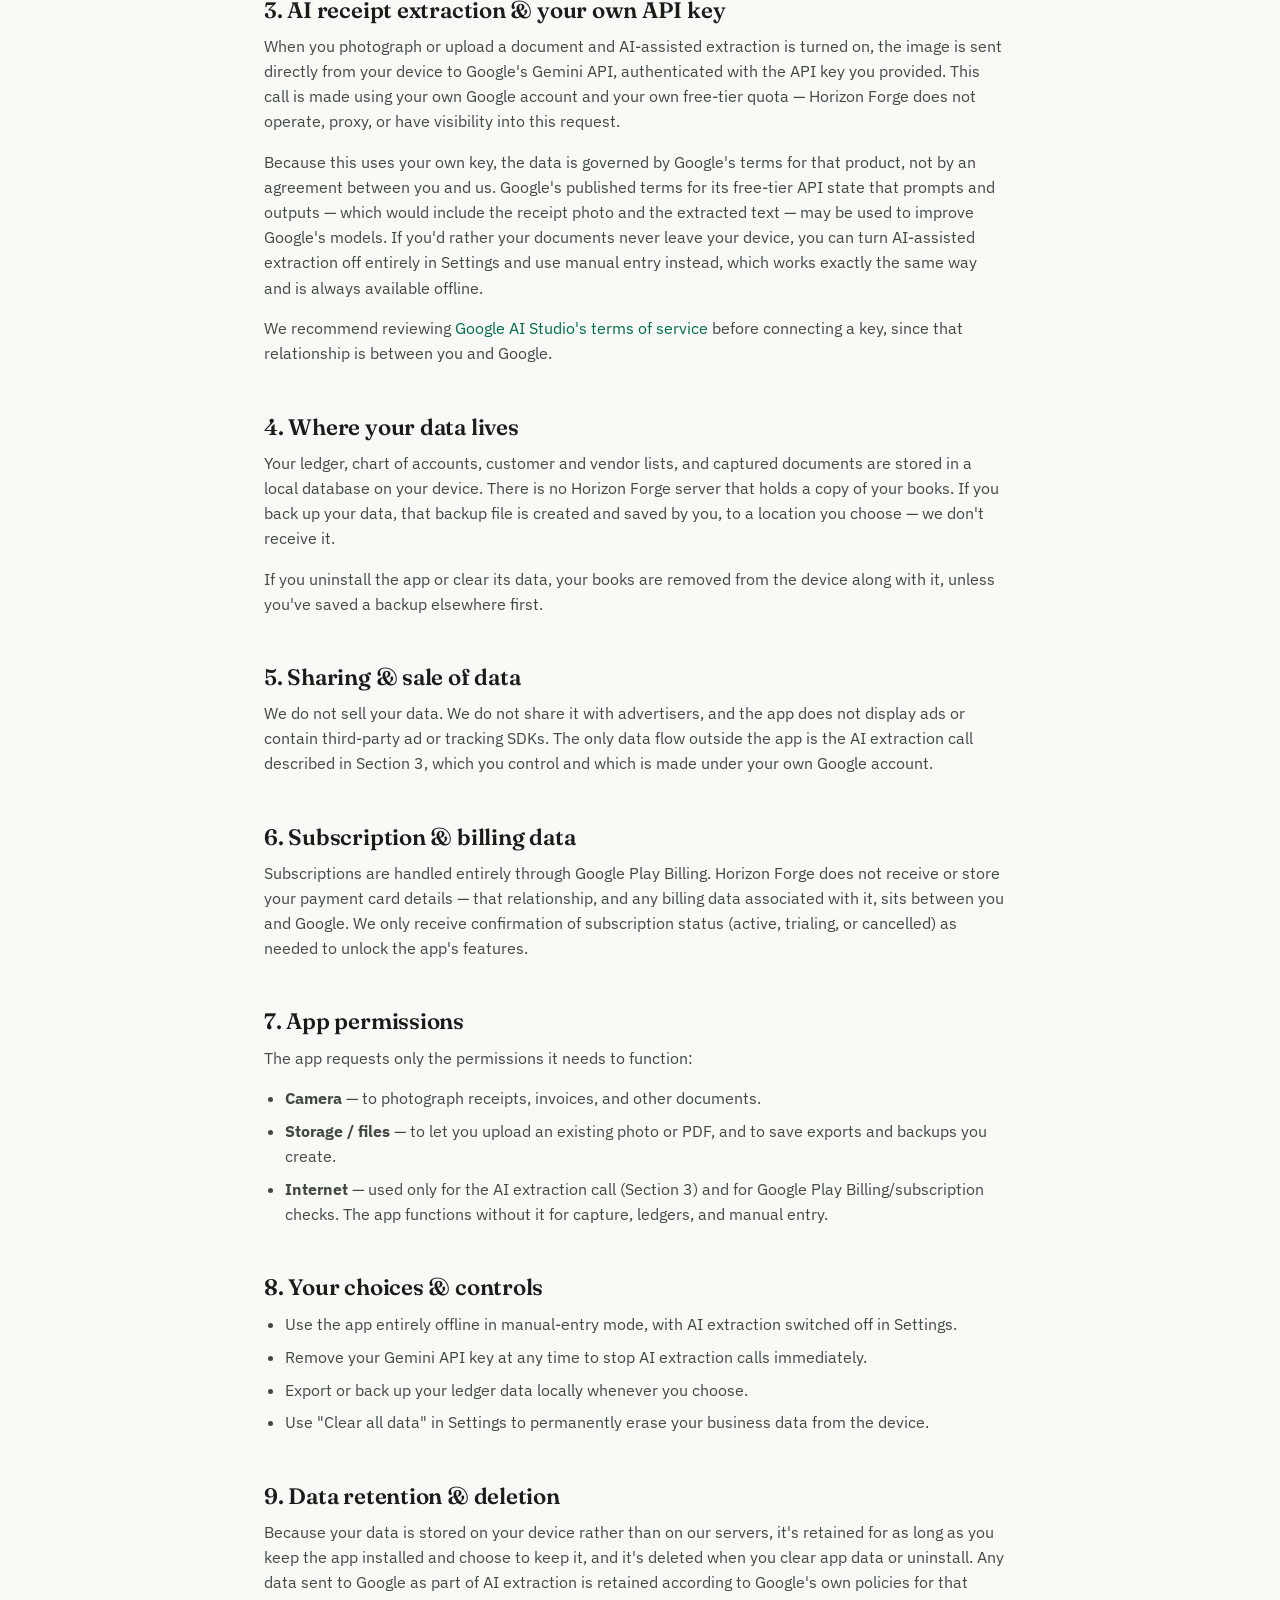
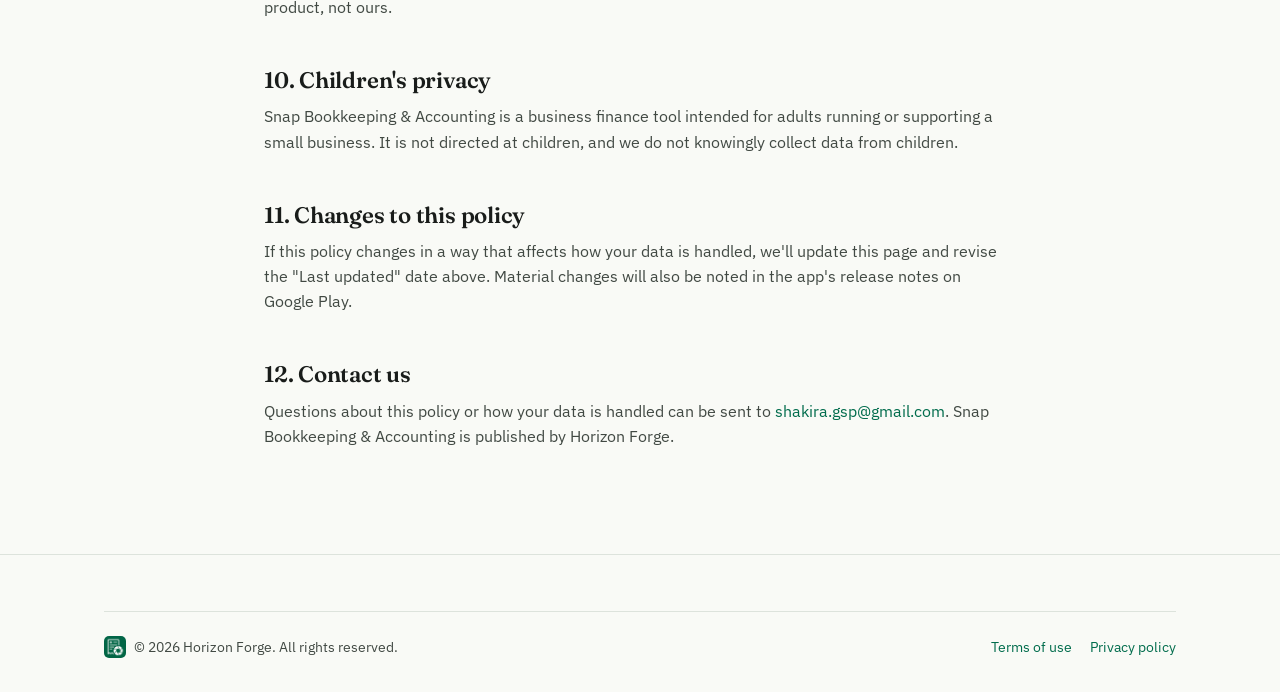
<file: privacy.html>
<!DOCTYPE html>
<html lang="en">
<head>
<meta charset="UTF-8">
<meta name="viewport" content="width=device-width, initial-scale=1.0">
<title>Privacy Policy — Snap Bookkeeping &amp; Accounting</title>
<meta name="description" content="How Snap Bookkeeping & Accounting handles your data, including AI receipt extraction, local storage, and your own Google API key.">
<link rel="icon" type="image/png" href="assets/favicon-32.png">
<link rel="apple-touch-icon" href="assets/apple-touch-icon.png">
<link rel="stylesheet" href="styles.css">
</head>
<body>

<header class="site-header">
  <nav class="nav">
    <a href="index.html" class="brand">
      <img src="assets/icon-192.png" alt="">
      Snap Bookkeeping
    </a>
    <ul class="nav-links">
      <li><a href="index.html#how-it-works">How it works</a></li>
      <li><a href="index.html#features">Features</a></li>
      <li><a href="index.html#pricing">Pricing</a></li>
      <li><a href="index.html#faq">FAQ</a></li>
    </ul>
    <div class="nav-cta">
      <a href="index.html#download" class="btn btn-primary">Get the app</a>
    </div>
  </nav>
</header>

<main class="legal">
  <div class="wrap" style="max-width:800px;">
    <a href="index.html" class="back-link">← Back to Snap Bookkeeping</a>
    <h1>Privacy Policy</h1>
    <p class="updated">Last updated: September 1, 2026 · Applies to the Snap Bookkeeping &amp; Accounting Android app, published by Horizon Forge.</p>

    <div class="legal-toc">
      <h4>On this page</h4>
      <ol>
        <li><a href="#overview">Overview</a></li>
        <li><a href="#what-we-collect">What data the app handles</a></li>
        <li><a href="#ai-extraction">AI receipt extraction &amp; your own API key</a></li>
        <li><a href="#storage">Where your data lives</a></li>
        <li><a href="#sharing">Sharing &amp; sale of data</a></li>
        <li><a href="#billing">Subscription &amp; billing data</a></li>
        <li><a href="#permissions">App permissions</a></li>
        <li><a href="#your-choices">Your choices &amp; controls</a></li>
        <li><a href="#retention">Data retention &amp; deletion</a></li>
        <li><a href="#children">Children's privacy</a></li>
        <li><a href="#changes">Changes to this policy</a></li>
        <li><a href="#contact">Contact us</a></li>
      </ol>
    </div>

    <h2 id="overview">1. Overview</h2>
    <p>Snap Bookkeeping &amp; Accounting ("the app," "we," "us") is a bookkeeping tool built by Horizon Forge for small business owners, freelancers, and contractors. This policy explains what data the app touches, where it goes, and what control you have over it.</p>
    <p>The short version: your books live on your device. The only third party your data is ever sent to is Google, for the specific job of reading a receipt photo — and that happens through your own Google account, not ours. We don't run ads, we don't sell data, and we don't have a server that stores your ledger.</p>

    <h2 id="what-we-collect">2. What data the app handles</h2>
    <p>The app is built to work without any account, sign-up, or login. It does not collect your name, email address, or any identifying information to use the core bookkeeping features. Within the app, you may choose to enter:</p>
    <ul>
      <li><strong>Business information</strong> you type in yourself — business name, address, contact details, currency, and VAT/GST settings — used to label your own reports and printed statements.</li>
      <li><strong>Photos and files</strong> of receipts, invoices, credit notes, and bank statements that you capture or upload.</li>
      <li><strong>Ledger data</strong> — the vendors, customers, amounts, categories, and journal entries created as you use the app, including any invoices or inventory records if you use those features.</li>
      <li><strong>A Google AI Studio (Gemini) API key</strong>, if you choose to enable AI-assisted extraction — this is your own key, tied to your own Google account, entered voluntarily in Settings.</li>
    </ul>
    <p>None of this is required to reach us — it's stored locally on your device, as explained in Section 4. If you create an invoice and choose to send it, the PDF is generated on your device and handed to Android's own share sheet so you can send it through whatever app you pick (email, messaging, etc.) — that file passes through your chosen app, never through us.</p>

    <h2 id="ai-extraction">3. AI receipt extraction &amp; your own API key</h2>
    <p>When you photograph or upload a document and AI-assisted extraction is turned on, the image is sent directly from your device to Google's Gemini API, authenticated with the API key you provided. This call is made using your own Google account and your own free-tier quota — Horizon Forge does not operate, proxy, or have visibility into this request.</p>
    <p>Because this uses your own key, the data is governed by Google's terms for that product, not by an agreement between you and us. Google's published terms for its free-tier API state that prompts and outputs — which would include the receipt photo and the extracted text — may be used to improve Google's models. If you'd rather your documents never leave your device, you can turn AI-assisted extraction off entirely in Settings and use manual entry instead, which works exactly the same way and is always available offline.</p>
    <p>We recommend reviewing <a href="https://ai.google.dev/gemini-api/terms" target="_blank" rel="noopener">Google AI Studio's terms of service</a> before connecting a key, since that relationship is between you and Google.</p>

    <h2 id="storage">4. Where your data lives</h2>
    <p>Your ledger, chart of accounts, customer and vendor lists, and captured documents are stored in a local database on your device. There is no Horizon Forge server that holds a copy of your books. If you back up your data, that backup file is created and saved by you, to a location you choose — we don't receive it.</p>
    <p>If you uninstall the app or clear its data, your books are removed from the device along with it, unless you've saved a backup elsewhere first.</p>

    <h2 id="sharing">5. Sharing &amp; sale of data</h2>
    <p>We do not sell your data. We do not share it with advertisers, and the app does not display ads or contain third-party ad or tracking SDKs. The only data flow outside the app is the AI extraction call described in Section 3, which you control and which is made under your own Google account.</p>

    <h2 id="billing">6. Subscription &amp; billing data</h2>
    <p>Subscriptions are handled entirely through Google Play Billing. Horizon Forge does not receive or store your payment card details — that relationship, and any billing data associated with it, sits between you and Google. We only receive confirmation of subscription status (active, trialing, or cancelled) as needed to unlock the app's features.</p>

    <h2 id="permissions">7. App permissions</h2>
    <p>The app requests only the permissions it needs to function:</p>
    <ul>
      <li><strong>Camera</strong> — to photograph receipts, invoices, and other documents.</li>
      <li><strong>Storage / files</strong> — to let you upload an existing photo or PDF, and to save exports and backups you create.</li>
      <li><strong>Internet</strong> — used only for the AI extraction call (Section 3) and for Google Play Billing/subscription checks. The app functions without it for capture, ledgers, and manual entry.</li>
    </ul>

    <h2 id="your-choices">8. Your choices &amp; controls</h2>
    <ul>
      <li>Use the app entirely offline in manual-entry mode, with AI extraction switched off in Settings.</li>
      <li>Remove your Gemini API key at any time to stop AI extraction calls immediately.</li>
      <li>Export or back up your ledger data locally whenever you choose.</li>
      <li>Use "Clear all data" in Settings to permanently erase your business data from the device.</li>
    </ul>

    <h2 id="retention">9. Data retention &amp; deletion</h2>
    <p>Because your data is stored on your device rather than on our servers, it's retained for as long as you keep the app installed and choose to keep it, and it's deleted when you clear app data or uninstall. Any data sent to Google as part of AI extraction is retained according to Google's own policies for that product, not ours.</p>

    <h2 id="children">10. Children's privacy</h2>
    <p>Snap Bookkeeping &amp; Accounting is a business finance tool intended for adults running or supporting a small business. It is not directed at children, and we do not knowingly collect data from children.</p>

    <h2 id="changes">11. Changes to this policy</h2>
    <p>If this policy changes in a way that affects how your data is handled, we'll update this page and revise the "Last updated" date above. Material changes will also be noted in the app's release notes on Google Play.</p>

    <h2 id="contact">12. Contact us</h2>
    <p>Questions about this policy or how your data is handled can be sent to <a href="mailto:shakira.gsp@gmail.com">shakira.gsp@gmail.com</a>. Snap Bookkeeping &amp; Accounting is published by Horizon Forge.</p>
  </div>
</main>

<footer>
  <div class="wrap">
    <div class="footer-bottom">
      <div class="footer-brand">
        <img src="assets/icon-192.png" alt="">
        <span>© 2026 Horizon Forge. All rights reserved.</span>
      </div>
      <span style="display:inline-flex; gap:18px;"><a href="terms.html">Terms of use</a><a href="privacy.html">Privacy policy</a></span>
    </div>
  </div>
</footer>

</body>
</html>
</file>
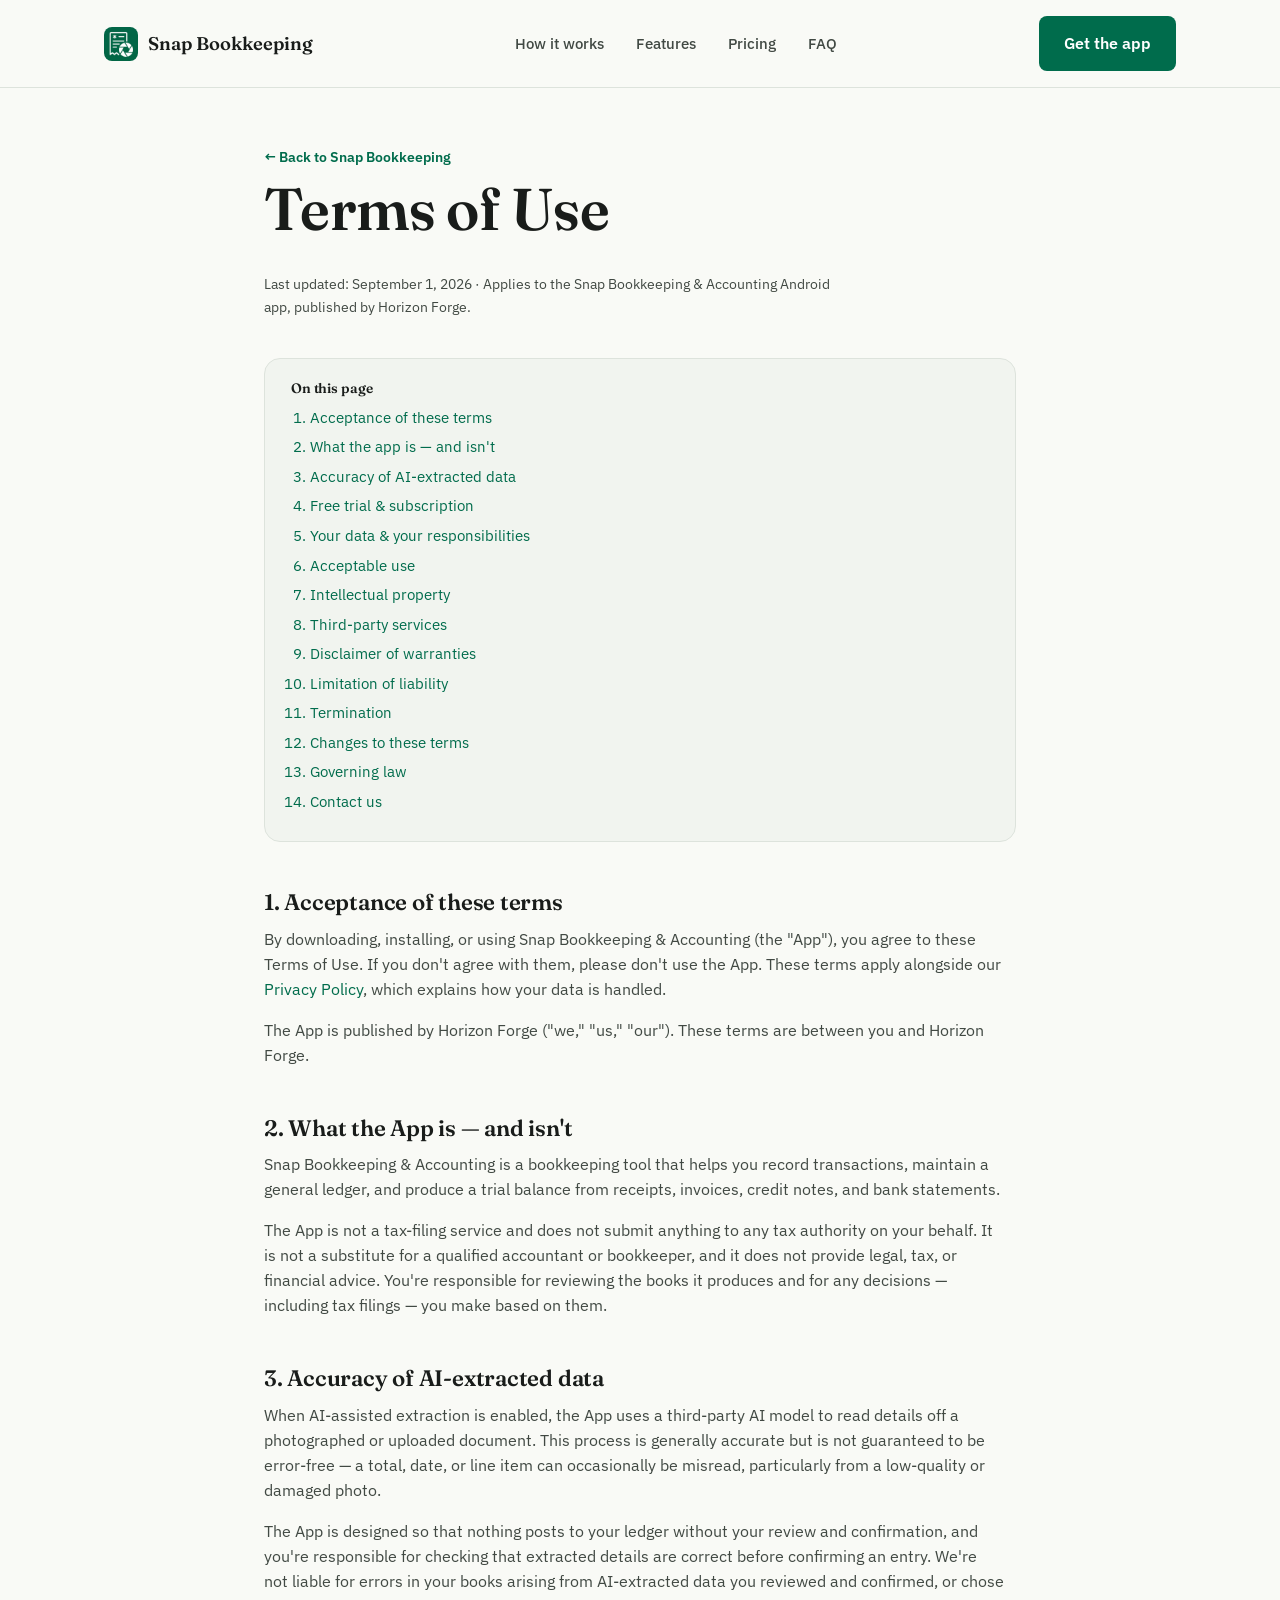
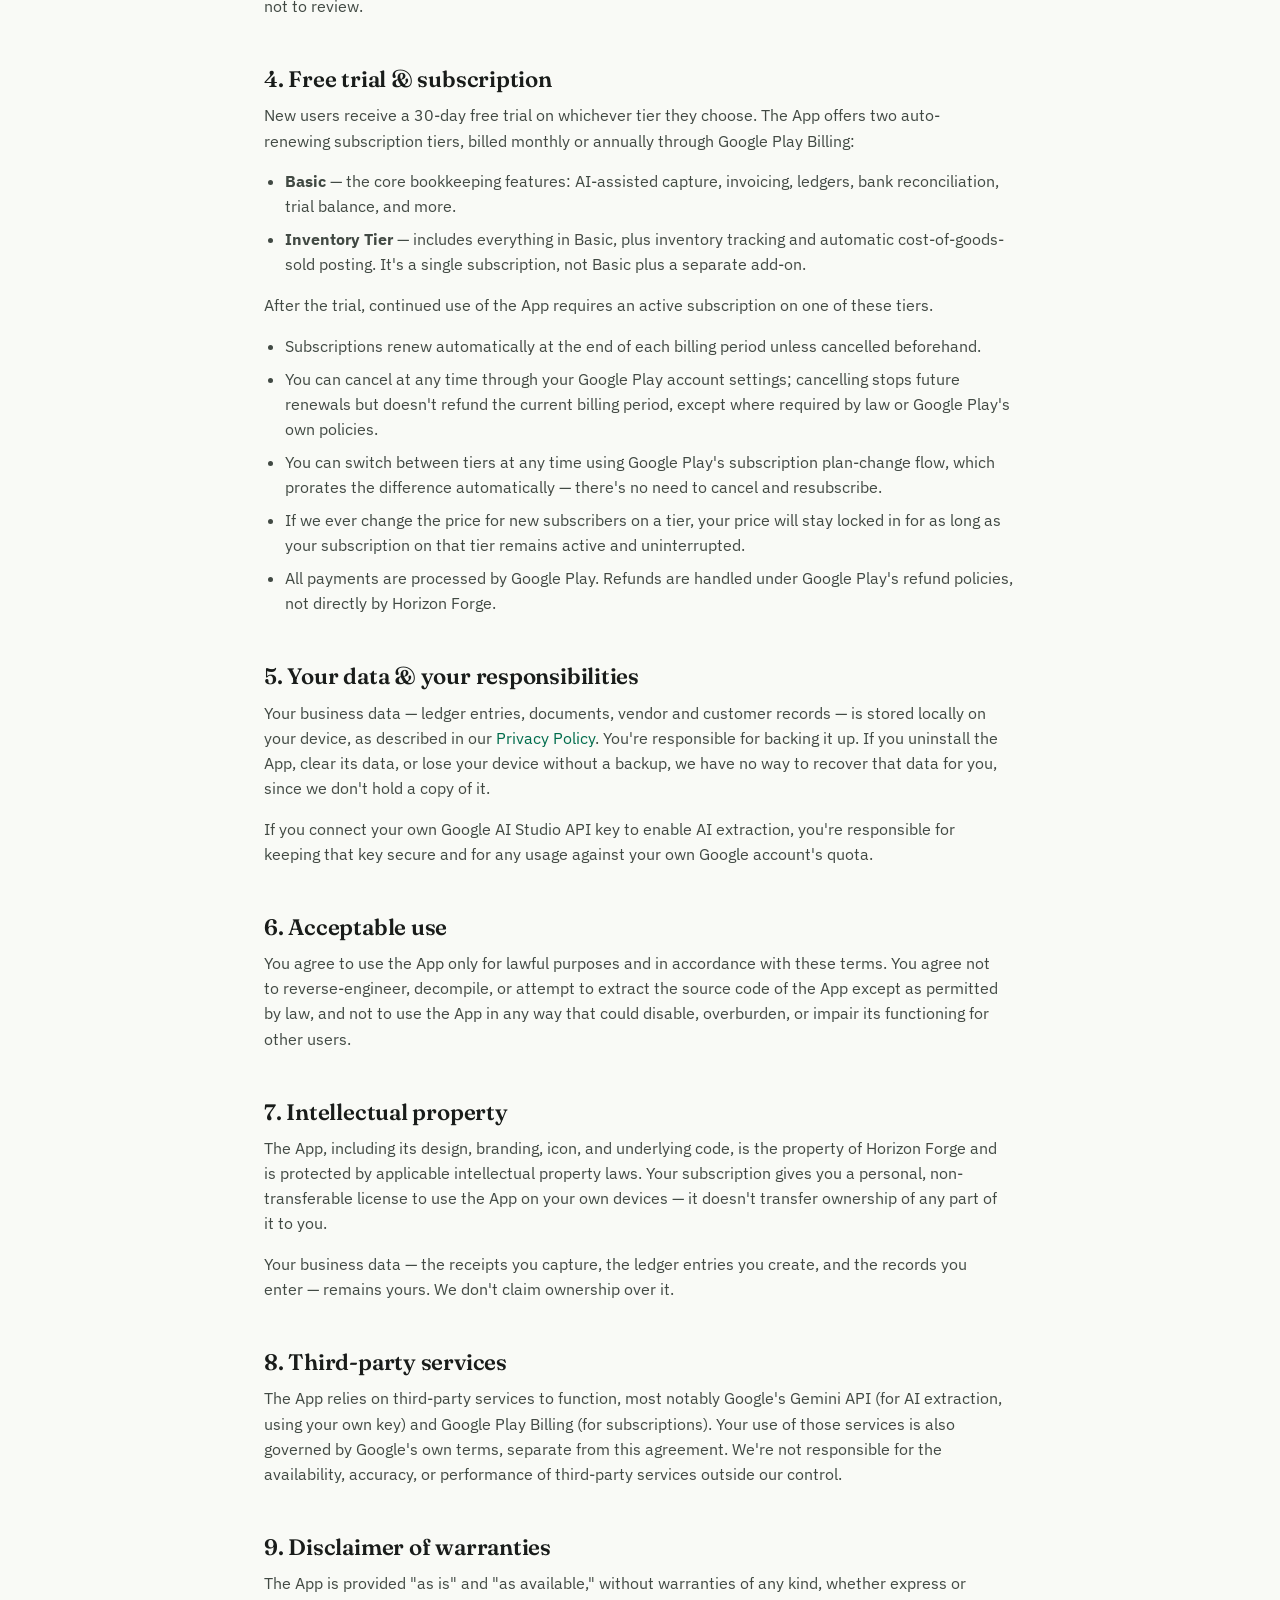
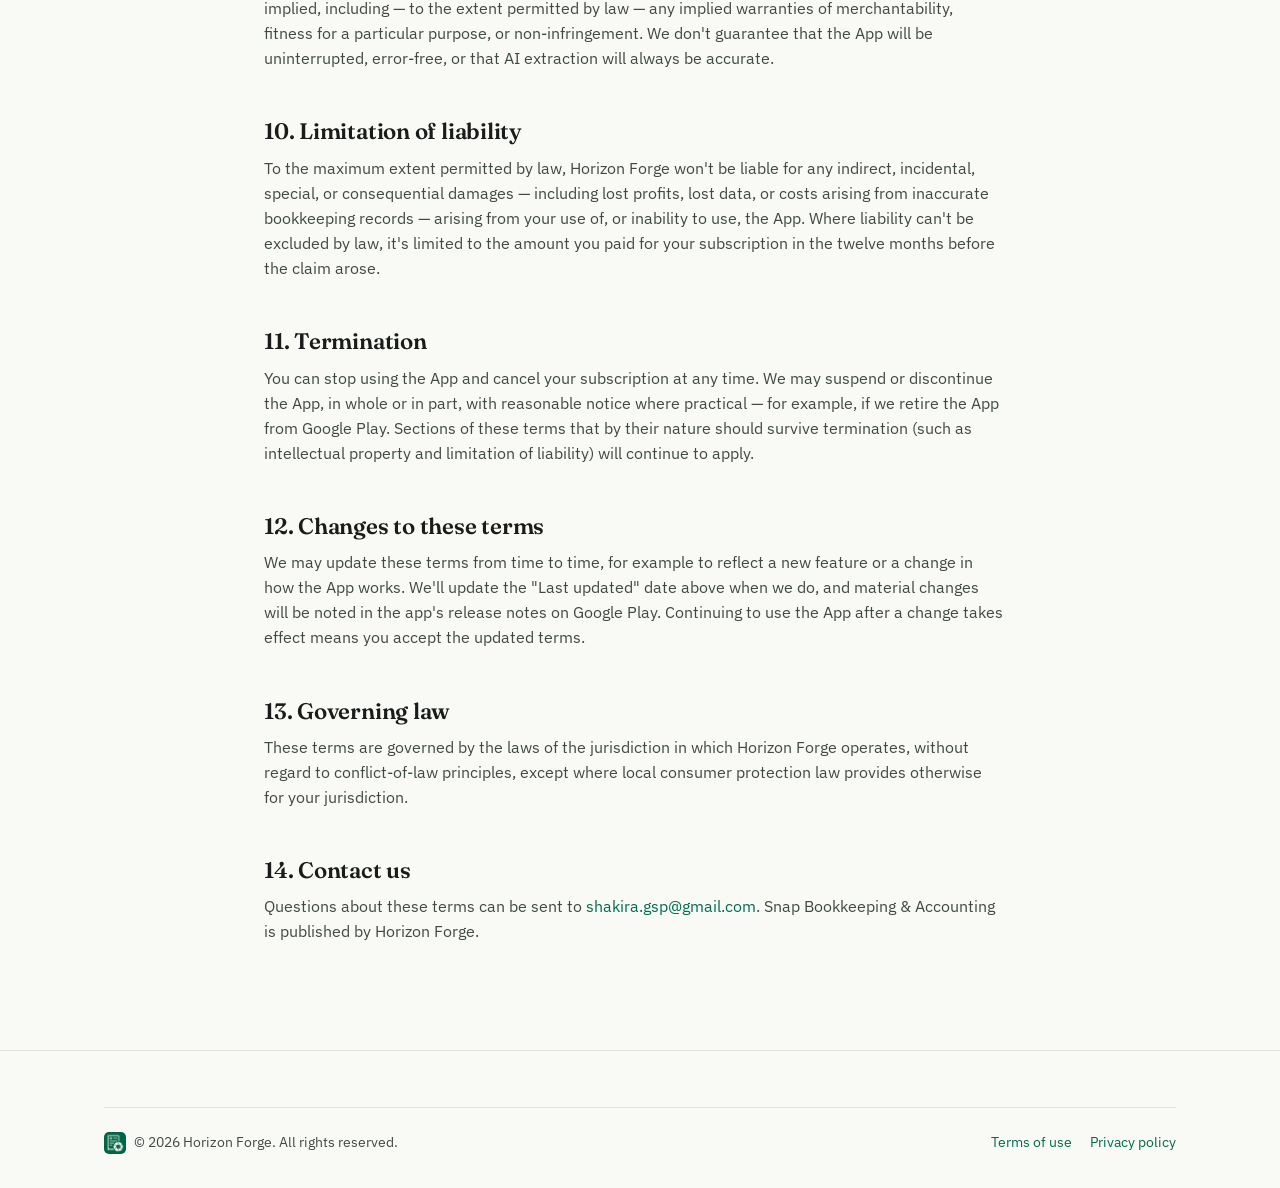
<file: terms.html>
<!DOCTYPE html>
<html lang="en">
<head>
<meta charset="UTF-8">
<meta name="viewport" content="width=device-width, initial-scale=1.0">
<title>Terms of Use — Snap Bookkeeping &amp; Accounting</title>
<meta name="description" content="The terms that apply to using the Snap Bookkeeping & Accounting Android app, published by Horizon Forge.">
<link rel="icon" type="image/png" href="assets/favicon-32.png">
<link rel="apple-touch-icon" href="assets/apple-touch-icon.png">
<link rel="stylesheet" href="styles.css">
</head>
<body>

<header class="site-header">
  <nav class="nav">
    <a href="index.html" class="brand">
      <img src="assets/icon-192.png" alt="">
      Snap Bookkeeping
    </a>
    <ul class="nav-links">
      <li><a href="index.html#how-it-works">How it works</a></li>
      <li><a href="index.html#features">Features</a></li>
      <li><a href="index.html#pricing">Pricing</a></li>
      <li><a href="index.html#faq">FAQ</a></li>
    </ul>
    <div class="nav-cta">
      <a href="index.html#download" class="btn btn-primary">Get the app</a>
    </div>
  </nav>
</header>

<main class="legal">
  <div class="wrap" style="max-width:800px;">
    <a href="index.html" class="back-link">← Back to Snap Bookkeeping</a>
    <h1>Terms of Use</h1>
    <p class="updated">Last updated: September 1, 2026 · Applies to the Snap Bookkeeping &amp; Accounting Android app, published by Horizon Forge.</p>

    <div class="legal-toc">
      <h4>On this page</h4>
      <ol>
        <li><a href="#acceptance">Acceptance of these terms</a></li>
        <li><a href="#the-app">What the app is — and isn't</a></li>
        <li><a href="#accuracy">Accuracy of AI-extracted data</a></li>
        <li><a href="#subscription">Free trial &amp; subscription</a></li>
        <li><a href="#your-data">Your data &amp; your responsibilities</a></li>
        <li><a href="#acceptable-use">Acceptable use</a></li>
        <li><a href="#ip">Intellectual property</a></li>
        <li><a href="#third-party">Third-party services</a></li>
        <li><a href="#disclaimer">Disclaimer of warranties</a></li>
        <li><a href="#liability">Limitation of liability</a></li>
        <li><a href="#termination">Termination</a></li>
        <li><a href="#changes">Changes to these terms</a></li>
        <li><a href="#governing-law">Governing law</a></li>
        <li><a href="#contact">Contact us</a></li>
      </ol>
    </div>

    <h2 id="acceptance">1. Acceptance of these terms</h2>
    <p>By downloading, installing, or using Snap Bookkeeping &amp; Accounting (the "App"), you agree to these Terms of Use. If you don't agree with them, please don't use the App. These terms apply alongside our <a href="privacy.html">Privacy Policy</a>, which explains how your data is handled.</p>
    <p>The App is published by Horizon Forge ("we," "us," "our"). These terms are between you and Horizon Forge.</p>

    <h2 id="the-app">2. What the App is — and isn't</h2>
    <p>Snap Bookkeeping &amp; Accounting is a bookkeeping tool that helps you record transactions, maintain a general ledger, and produce a trial balance from receipts, invoices, credit notes, and bank statements.</p>
    <p>The App is not a tax-filing service and does not submit anything to any tax authority on your behalf. It is not a substitute for a qualified accountant or bookkeeper, and it does not provide legal, tax, or financial advice. You're responsible for reviewing the books it produces and for any decisions — including tax filings — you make based on them.</p>

    <h2 id="accuracy">3. Accuracy of AI-extracted data</h2>
    <p>When AI-assisted extraction is enabled, the App uses a third-party AI model to read details off a photographed or uploaded document. This process is generally accurate but is not guaranteed to be error-free — a total, date, or line item can occasionally be misread, particularly from a low-quality or damaged photo.</p>
    <p>The App is designed so that nothing posts to your ledger without your review and confirmation, and you're responsible for checking that extracted details are correct before confirming an entry. We're not liable for errors in your books arising from AI-extracted data you reviewed and confirmed, or chose not to review.</p>

    <h2 id="subscription">4. Free trial &amp; subscription</h2>
    <p>New users receive a 30-day free trial on whichever tier they choose. The App offers two auto-renewing subscription tiers, billed monthly or annually through Google Play Billing:</p>
    <ul>
      <li><strong>Basic</strong> — the core bookkeeping features: AI-assisted capture, invoicing, ledgers, bank reconciliation, trial balance, and more.</li>
      <li><strong>Inventory Tier</strong> — includes everything in Basic, plus inventory tracking and automatic cost-of-goods-sold posting. It's a single subscription, not Basic plus a separate add-on.</li>
    </ul>
    <p>After the trial, continued use of the App requires an active subscription on one of these tiers.</p>
    <ul>
      <li>Subscriptions renew automatically at the end of each billing period unless cancelled beforehand.</li>
      <li>You can cancel at any time through your Google Play account settings; cancelling stops future renewals but doesn't refund the current billing period, except where required by law or Google Play's own policies.</li>
      <li>You can switch between tiers at any time using Google Play's subscription plan-change flow, which prorates the difference automatically — there's no need to cancel and resubscribe.</li>
      <li>If we ever change the price for new subscribers on a tier, your price will stay locked in for as long as your subscription on that tier remains active and uninterrupted.</li>
      <li>All payments are processed by Google Play. Refunds are handled under Google Play's refund policies, not directly by Horizon Forge.</li>
    </ul>

    <h2 id="your-data">5. Your data &amp; your responsibilities</h2>
    <p>Your business data — ledger entries, documents, vendor and customer records — is stored locally on your device, as described in our <a href="privacy.html">Privacy Policy</a>. You're responsible for backing it up. If you uninstall the App, clear its data, or lose your device without a backup, we have no way to recover that data for you, since we don't hold a copy of it.</p>
    <p>If you connect your own Google AI Studio API key to enable AI extraction, you're responsible for keeping that key secure and for any usage against your own Google account's quota.</p>

    <h2 id="acceptable-use">6. Acceptable use</h2>
    <p>You agree to use the App only for lawful purposes and in accordance with these terms. You agree not to reverse-engineer, decompile, or attempt to extract the source code of the App except as permitted by law, and not to use the App in any way that could disable, overburden, or impair its functioning for other users.</p>

    <h2 id="ip">7. Intellectual property</h2>
    <p>The App, including its design, branding, icon, and underlying code, is the property of Horizon Forge and is protected by applicable intellectual property laws. Your subscription gives you a personal, non-transferable license to use the App on your own devices — it doesn't transfer ownership of any part of it to you.</p>
    <p>Your business data — the receipts you capture, the ledger entries you create, and the records you enter — remains yours. We don't claim ownership over it.</p>

    <h2 id="third-party">8. Third-party services</h2>
    <p>The App relies on third-party services to function, most notably Google's Gemini API (for AI extraction, using your own key) and Google Play Billing (for subscriptions). Your use of those services is also governed by Google's own terms, separate from this agreement. We're not responsible for the availability, accuracy, or performance of third-party services outside our control.</p>

    <h2 id="disclaimer">9. Disclaimer of warranties</h2>
    <p>The App is provided "as is" and "as available," without warranties of any kind, whether express or implied, including — to the extent permitted by law — any implied warranties of merchantability, fitness for a particular purpose, or non-infringement. We don't guarantee that the App will be uninterrupted, error-free, or that AI extraction will always be accurate.</p>

    <h2 id="liability">10. Limitation of liability</h2>
    <p>To the maximum extent permitted by law, Horizon Forge won't be liable for any indirect, incidental, special, or consequential damages — including lost profits, lost data, or costs arising from inaccurate bookkeeping records — arising from your use of, or inability to use, the App. Where liability can't be excluded by law, it's limited to the amount you paid for your subscription in the twelve months before the claim arose.</p>

    <h2 id="termination">11. Termination</h2>
    <p>You can stop using the App and cancel your subscription at any time. We may suspend or discontinue the App, in whole or in part, with reasonable notice where practical — for example, if we retire the App from Google Play. Sections of these terms that by their nature should survive termination (such as intellectual property and limitation of liability) will continue to apply.</p>

    <h2 id="changes">12. Changes to these terms</h2>
    <p>We may update these terms from time to time, for example to reflect a new feature or a change in how the App works. We'll update the "Last updated" date above when we do, and material changes will be noted in the app's release notes on Google Play. Continuing to use the App after a change takes effect means you accept the updated terms.</p>

    <h2 id="governing-law">13. Governing law</h2>
    <p>These terms are governed by the laws of the jurisdiction in which Horizon Forge operates, without regard to conflict-of-law principles, except where local consumer protection law provides otherwise for your jurisdiction.</p>

    <h2 id="contact">14. Contact us</h2>
    <p>Questions about these terms can be sent to <a href="mailto:shakira.gsp@gmail.com">shakira.gsp@gmail.com</a>. Snap Bookkeeping &amp; Accounting is published by Horizon Forge.</p>
  </div>
</main>

<footer>
  <div class="wrap">
    <div class="footer-bottom">
      <div class="footer-brand">
        <img src="assets/icon-192.png" alt="">
        <span>© 2026 Horizon Forge. All rights reserved.</span>
      </div>
      <span style="display:inline-flex; gap:18px;"><a href="terms.html">Terms of use</a><a href="privacy.html">Privacy policy</a></span>
    </div>
  </div>
</footer>

</body>
</html>
</file>
<file: styles.css>
/* ============================================================
   Snap Bookkeeping & Accounting — site stylesheet
   Design tokens pulled from the app's Material 3 theme
   (see Bookkeeping_App_PRD, section 10.2)
   ============================================================ */

@import url('https://fonts.googleapis.com/css2?family=Fraunces:opsz,wght@9..144,500;9..144,600;9..144,700&family=IBM+Plex+Sans:wght@400;500;600;700&family=IBM+Plex+Mono:wght@400;500;600&display=swap');

:root{
  /* -- brand palette (from app theme tokens) -- */
  --ink:        #191C1A;   /* onSurface */
  --ink-soft:   #414943;   /* onSurfaceVariant */
  --forest:     #006C4C;   /* primary */
  --forest-deep:#00432F;
  --mint:       #A5F5CC;   /* primaryContainer */
  --mint-soft:  #E4FBEE;
  --slate:      #00668A;   /* secondary */
  --paper:      #F9FAF6;   /* surface */
  --paper-dim:  #F1F4EF;
  --line:       #DDE3DC;   /* surfaceVariant, used as hairline rule */

  /* semantic financial indicators */
  --income:  #00875A;
  --expense: #E53935;
  --pending: #F57C00;

  --radius-s: 8px;
  --radius-m: 16px;
  --radius-l: 28px;

  --max: 1120px;
  --shadow-card: 0 1px 2px rgba(25,28,26,0.06), 0 8px 24px rgba(25,28,26,0.06);
}

*,*::before,*::after{ box-sizing:border-box; }
html{ scroll-behavior:smooth; }

body{
  margin:0;
  background:var(--paper);
  color:var(--ink);
  font-family:'IBM Plex Sans', system-ui, sans-serif;
  font-size:16px;
  line-height:1.6;
  -webkit-font-smoothing:antialiased;
}

h1,h2,h3,h4{
  font-family:'Fraunces', Georgia, serif;
  font-weight:600;
  line-height:1.12;
  margin:0 0 .5em;
  color:var(--ink);
  letter-spacing:-0.01em;
}
h1{ font-size:clamp(2.4rem, 4.6vw, 3.8rem); font-weight:600; }
h2{ font-size:clamp(1.8rem, 3vw, 2.5rem); }
h3{ font-size:1.3rem; font-weight:600; }

p{ margin:0 0 1em; color:var(--ink-soft); max-width:62ch; }
a{ color:var(--forest); text-decoration:none; }
a:hover{ text-decoration:underline; }
a:focus-visible, button:focus-visible, .btn:focus-visible{
  outline:2px solid var(--slate);
  outline-offset:3px;
}

ul{ margin:0; padding:0; }

.mono{ font-family:'IBM Plex Mono', ui-monospace, monospace; }

.wrap{
  max-width:var(--max);
  margin:0 auto;
  padding:0 24px;
}

section{ padding:88px 0; }
@media (max-width:720px){ section{ padding:60px 0; } }

.eyebrow{
  display:inline-block;
  font-size:.8rem;
  color:var(--slate);
  font-weight:600;
  margin-bottom:14px;
}

/* ---------------- ledger rule dividers ----------------
   A double hairline, styled after a ruled ledger sheet —
   used between major sections instead of shadowed cards. */
.ledger-rule{
  border:0;
  border-top:1px solid var(--line);
  height:4px;
  border-bottom:1px solid var(--line);
  margin:0;
  background:transparent;
}

/* ---------------- buttons ---------------- */
.btn{
  display:inline-flex;
  align-items:center;
  gap:10px;
  font-family:'IBM Plex Sans', sans-serif;
  font-weight:600;
  font-size:.98rem;
  padding:14px 24px;
  border-radius:var(--radius-s);
  border:1px solid transparent;
  cursor:pointer;
  transition:transform .15s ease, background .15s ease, border-color .15s ease;
}
.btn:hover{ text-decoration:none; }
.btn-primary{
  background:var(--forest);
  color:#fff;
}
.btn-primary:hover{ background:var(--forest-deep); }
.btn-ghost{
  background:transparent;
  color:var(--ink);
  border-color:var(--line);
}
.btn-ghost:hover{ border-color:var(--ink-soft); }
.btn-on-dark{
  background:#fff;
  color:var(--forest-deep);
}
.btn-on-dark:hover{ background:var(--mint); }

/* Play Store style badge button */
.btn-store{
  display:inline-flex;
  align-items:center;
  gap:12px;
  background:var(--ink);
  color:#fff;
  padding:11px 20px 11px 16px;
  border-radius:10px;
  border:1px solid rgba(255,255,255,.08);
}
.btn-store:hover{ background:#000; text-decoration:none; }
.btn-store svg{ flex:none; }
.btn-store .store-text{ line-height:1.15; }
.btn-store .store-text small{ display:block; font-size:.68rem; opacity:.8; font-weight:400; }
.btn-store .store-text strong{ font-size:1.05rem; font-family:'IBM Plex Sans',sans-serif; font-weight:600; }

/* ---------------- header / nav ---------------- */
.site-header{
  position:sticky; top:0; z-index:50;
  background:rgba(249,250,246,.88);
  backdrop-filter:blur(10px);
  border-bottom:1px solid var(--line);
}
.nav{
  display:flex; align-items:center; justify-content:space-between;
  padding:16px 24px;
  max-width:var(--max);
  margin:0 auto;
}
.brand{
  display:flex; align-items:center; gap:10px;
  font-family:'Fraunces', serif;
  font-weight:600;
  font-size:1.15rem;
  color:var(--ink);
}
.brand img{ width:34px; height:34px; border-radius:8px; display:block; }
.nav-links{
  display:flex; gap:32px; list-style:none; margin:0; padding:0;
}
.nav-links a{ color:var(--ink-soft); font-size:.95rem; font-weight:500; }
.nav-links a:hover{ color:var(--forest); }
.nav-cta{ display:flex; align-items:center; gap:14px; }
.nav-toggle{ display:none; }

@media (max-width:860px){
  .nav-links{ display:none; }
}

/* ---------------- hero ---------------- */
.hero{
  padding:64px 0 40px;
  position:relative;
}
.hero-grid{
  display:grid;
  grid-template-columns:1.05fr .95fr;
  gap:56px;
  align-items:center;
}
@media (max-width:920px){
  .hero-grid{ grid-template-columns:1fr; }
}
.hero-badges{
  display:flex; flex-wrap:wrap; gap:10px;
  margin:26px 0 34px;
}
.badge{
  display:inline-flex; align-items:center; gap:7px;
  font-size:.82rem; font-weight:600;
  color:var(--forest-deep);
  background:var(--mint-soft);
  border:1px solid var(--mint);
  padding:8px 13px;
  border-radius:100px;
}
.badge.slate{ color:#043a4d; background:#E3F1F6; border-color:#BFE1EC; }
.badge.amber{ color:#7a3d00; background:#FFF1E0; border-color:#FFDBA8; }

.hero-ctas{ display:flex; flex-wrap:wrap; align-items:center; gap:16px; }
.hero-note{ margin-top:16px; font-size:.85rem; color:var(--ink-soft); }

.hero-visual{
  position:relative;
  border-radius:var(--radius-l);
  overflow:hidden;
  background:linear-gradient(135deg, var(--forest) 0%, #00506f 55%, var(--slate) 100%);
  box-shadow:var(--shadow-card);
}
.hero-visual img{
  display:block; width:100%; height:auto;
  mix-blend-mode:normal;
}

/* ---------------- how it works ---------------- */
.steps{
  position:relative;
  margin-top:48px;
  display:grid;
  grid-template-columns:repeat(4,1fr);
  gap:0;
}
@media (max-width:920px){
  .steps{ grid-template-columns:1fr; gap:36px; }
}
.step{
  position:relative;
  padding:0 22px 0 0;
  border-right:1px solid var(--line);
}
.steps .step:last-child{ border-right:none; padding-right:0; }
@media (max-width:920px){
  .step{ border-right:none; border-left:2px solid var(--mint); padding:0 0 0 22px; }
}
.step-index{
  font-family:'IBM Plex Mono', monospace;
  font-size:.85rem;
  color:var(--forest);
  background:var(--mint-soft);
  border:1px solid var(--mint);
  width:34px; height:34px;
  border-radius:50%;
  display:flex; align-items:center; justify-content:center;
  margin-bottom:18px;
}
.step h3{ margin-bottom:8px; font-size:1.08rem; }
.step p{ font-size:.94rem; }

/* ---------------- feature ledger rows ---------------- */
.ledger-list{
  margin-top:8px;
  border-top:1px solid var(--line);
}
.ledger-row{
  display:grid;
  grid-template-columns:44px 1fr;
  gap:20px;
  padding:26px 0;
  border-bottom:1px solid var(--line);
  align-items:start;
}
.ledger-row .icon{
  width:40px; height:40px;
  border-radius:10px;
  background:var(--mint-soft);
  color:var(--forest);
  display:flex; align-items:center; justify-content:center;
}
.ledger-row h3{ margin-bottom:6px; font-size:1.05rem; }
.ledger-row p{ margin-bottom:0; font-size:.95rem; }
.ledger-row .num{
  font-family:'IBM Plex Mono', monospace;
  color:var(--ink-soft);
  font-size:.78rem;
}
.tier-pill{
  display:inline-block;
  font-family:'IBM Plex Sans', sans-serif;
  font-size:.66rem;
  font-weight:600;
  color:#043a4d;
  background:#E3F1F6;
  border:1px solid #BFE1EC;
  padding:3px 9px;
  border-radius:100px;
  vertical-align:middle;
  margin-left:9px;
  letter-spacing:.01em;
}

.two-col{
  display:grid;
  grid-template-columns:.85fr 1.15fr;
  gap:56px;
}
@media (max-width:860px){ .two-col{ grid-template-columns:1fr; } }

/* ---------------- T-account / ledger illustration ---------------- */
.t-account{
  background:#fff;
  border:1px solid var(--line);
  border-radius:var(--radius-m);
  box-shadow:var(--shadow-card);
  padding:22px 22px 8px;
}
.t-account .t-head{
  display:flex; justify-content:space-between; align-items:baseline;
  font-family:'IBM Plex Mono', monospace;
  font-size:.8rem; color:var(--ink-soft);
  padding-bottom:12px;
  border-bottom:2px solid var(--ink);
  margin-bottom:0;
}
.t-account .t-title{ font-family:'Fraunces',serif; font-size:1.05rem; color:var(--ink); font-weight:600; }
.t-cols{ display:grid; grid-template-columns:1fr 1fr; }
.t-cols > div:first-child{ border-right:1px solid var(--line); }
.t-cols .col-head{
  font-size:.72rem; font-weight:600; color:var(--ink-soft);
  padding:10px 14px 6px; letter-spacing:.02em;
}
.t-line{
  display:flex; justify-content:space-between; gap:10px;
  padding:8px 14px;
  font-size:.86rem;
}
.t-line span:first-child{ color:var(--ink-soft); }
.t-line .amt{ font-family:'IBM Plex Mono', monospace; color:var(--ink); }
.t-total{
  display:flex; justify-content:space-between;
  padding:12px 14px;
  border-top:1px solid var(--line);
  font-family:'IBM Plex Mono', monospace;
  font-weight:600; font-size:.88rem;
}

/* ---------------- receipt-styled pricing card ---------------- */
.receipt{
  position:relative;
  background:#fff;
  border:1px solid var(--line);
  box-shadow:var(--shadow-card);
  padding:40px 36px 30px;
  border-radius:6px;
  max-width:460px;
}
.receipt::before, .receipt::after{
  content:"";
  position:absolute;
  left:0; right:0;
  height:12px;
  background-image:radial-gradient(circle at 10px 6px, var(--paper) 6px, transparent 7px);
  background-size:20px 12px;
  background-repeat:repeat-x;
}
.receipt::before{ top:-6px; }
.receipt::after{ bottom:-6px; transform:rotate(180deg); }

.pricing-grid{
  display:grid;
  grid-template-columns:1fr 1fr;
  gap:36px;
  max-width:920px;
  margin:0 auto;
  align-items:start;
}
@media (max-width:780px){
  .pricing-grid{ grid-template-columns:1fr; max-width:460px; }
}
.pricing-grid .receipt{ max-width:none; margin:0; }
.receipt-featured{
  border-color:var(--slate);
  box-shadow:0 1px 2px rgba(25,28,26,0.06), 0 12px 32px rgba(0,102,138,0.14);
}

.price-row{
  display:flex; align-items:baseline; gap:10px; margin:14px 0 4px;
}
.price-row .amount{ font-family:'Fraunces',serif; font-size:2.6rem; font-weight:600; }
.price-row .per{ color:var(--ink-soft); font-size:.95rem; }
.price-alt{ font-size:.88rem; color:var(--ink-soft); margin-bottom:22px; }

.receipt-list{ margin:22px 0; }
.receipt-list li{
  list-style:none;
  display:flex; gap:10px;
  padding:9px 0;
  border-bottom:1px dashed var(--line);
  font-size:.92rem;
  color:var(--ink);
}
.receipt-list li:last-child{ border-bottom:none; }
.receipt-list svg{ flex:none; margin-top:3px; color:var(--forest); }

/* ---------------- screenshot gallery ---------------- */
.screens-wrap{
  margin-top:8px;
}
.screens-gallery{
  display:flex;
  gap:22px;
  overflow-x:auto;
  scroll-snap-type:x proximity;
  padding:6px 4px 26px;
  margin:0 -4px;
  -webkit-overflow-scrolling:touch;
  scrollbar-width:thin;
  scrollbar-color:var(--line) transparent;
}
.screens-gallery::-webkit-scrollbar{ height:8px; }
.screens-gallery::-webkit-scrollbar-thumb{ background:var(--line); border-radius:8px; }
.screens-gallery::-webkit-scrollbar-track{ background:transparent; }

.screen-card{
  flex:none;
  width:236px;
  scroll-snap-align:start;
}
.screen-card .frame{
  border-radius:22px;
  overflow:hidden;
  border:1px solid var(--line);
  box-shadow:var(--shadow-card);
  background:#fff;
  line-height:0;
}
.screen-card img{
  display:block;
  width:100%;
  height:auto;
}
.screen-card .caption{
  margin-top:14px;
  font-size:.86rem;
  color:var(--ink-soft);
  text-align:center;
}
.screen-card .caption strong{ color:var(--ink); font-weight:600; }

@media (max-width:600px){
  .screen-card{ width:72vw; }
}
.faq-item{
  border-bottom:1px solid var(--line);
  padding:22px 0;
}
.faq-item summary{
  cursor:pointer;
  font-family:'Fraunces', serif;
  font-weight:600;
  font-size:1.06rem;
  list-style:none;
  display:flex; justify-content:space-between; align-items:center;
  gap:20px;
}
.faq-item summary::-webkit-details-marker{ display:none; }
.faq-item summary .plus{
  flex:none;
  width:26px;height:26px;
  border-radius:50%;
  border:1px solid var(--line);
  display:flex;align-items:center;justify-content:center;
  color:var(--forest);
  font-size:1.1rem;
  transition:transform .2s ease;
}
.faq-item[open] summary .plus{ transform:rotate(45deg); }
.faq-item p{ margin-top:14px; font-size:.96rem; }

/* ---------------- CTA band ---------------- */
.cta-band{
  background:linear-gradient(120deg, var(--forest) 0%, #00566f 60%, var(--slate) 100%);
  border-radius:var(--radius-l);
  padding:64px 48px;
  color:#fff;
  position:relative;
  overflow:hidden;
}
.cta-band h2{ color:#fff; }
.cta-band p{ color:rgba(255,255,255,.86); }
@media (max-width:720px){ .cta-band{ padding:44px 26px; } }

/* ---------------- footer ---------------- */
footer{
  border-top:1px solid var(--line);
  padding:56px 0 34px;
  font-size:.9rem;
}
.footer-grid{
  display:grid;
  grid-template-columns:1.4fr 1fr 1fr 1fr;
  gap:32px;
  margin-bottom:44px;
}
@media (max-width:720px){ .footer-grid{ grid-template-columns:1fr 1fr; } }
.footer-grid h4{
  font-family:'IBM Plex Sans',sans-serif;
  font-size:.82rem;
  color:var(--ink);
  margin-bottom:14px;
}
.footer-grid ul{ display:flex; flex-direction:column; gap:10px; }
.footer-grid a{ color:var(--ink-soft); }
.footer-grid a:hover{ color:var(--forest); }
.footer-bottom{
  display:flex; justify-content:space-between; align-items:center;
  flex-wrap:wrap; gap:12px;
  padding-top:24px;
  border-top:1px solid var(--line);
  color:var(--ink-soft);
  font-size:.85rem;
}
.footer-brand{ display:flex; align-items:center; gap:8px; }
.footer-brand img{ width:22px; height:22px; border-radius:5px; }

/* ---------------- legal pages ---------------- */
.legal{ padding:56px 0 90px; }
.legal .updated{ color:var(--ink-soft); font-size:.9rem; margin-bottom:40px; }
.legal h2{ font-size:1.4rem; margin-top:48px; padding-top:0; }
.legal h3{ font-size:1.08rem; margin-top:28px; }
.legal p, .legal li{ color:var(--ink-soft); font-size:.98rem; max-width:74ch; }
.legal ul{ padding-left:1.3em; margin-bottom:1em; }
.legal li{ list-style:disc; margin-bottom:.5em; }
.legal a{ color:var(--forest); }
.legal-toc{
  background:var(--paper-dim);
  border:1px solid var(--line);
  border-radius:var(--radius-m);
  padding:22px 26px;
  margin-bottom:8px;
}
.legal-toc h4{ margin:0 0 10px; font-size:.85rem; color:var(--ink); }
.legal-toc ol{ padding-left:1.2em; margin:0; }
.legal-toc li{ list-style:decimal; color:var(--forest); margin-bottom:6px; font-size:.92rem; }

.back-link{
  display:inline-flex; align-items:center; gap:8px;
  font-size:.9rem; font-weight:600; margin-bottom:8px;
}

/* utility */
.center{ text-align:center; }
.mx-auto{ margin-left:auto; margin-right:auto; }
.section-head{ max-width:640px; margin-bottom:48px; }
.section-head.center{ margin-left:auto; margin-right:auto; }
</file>
